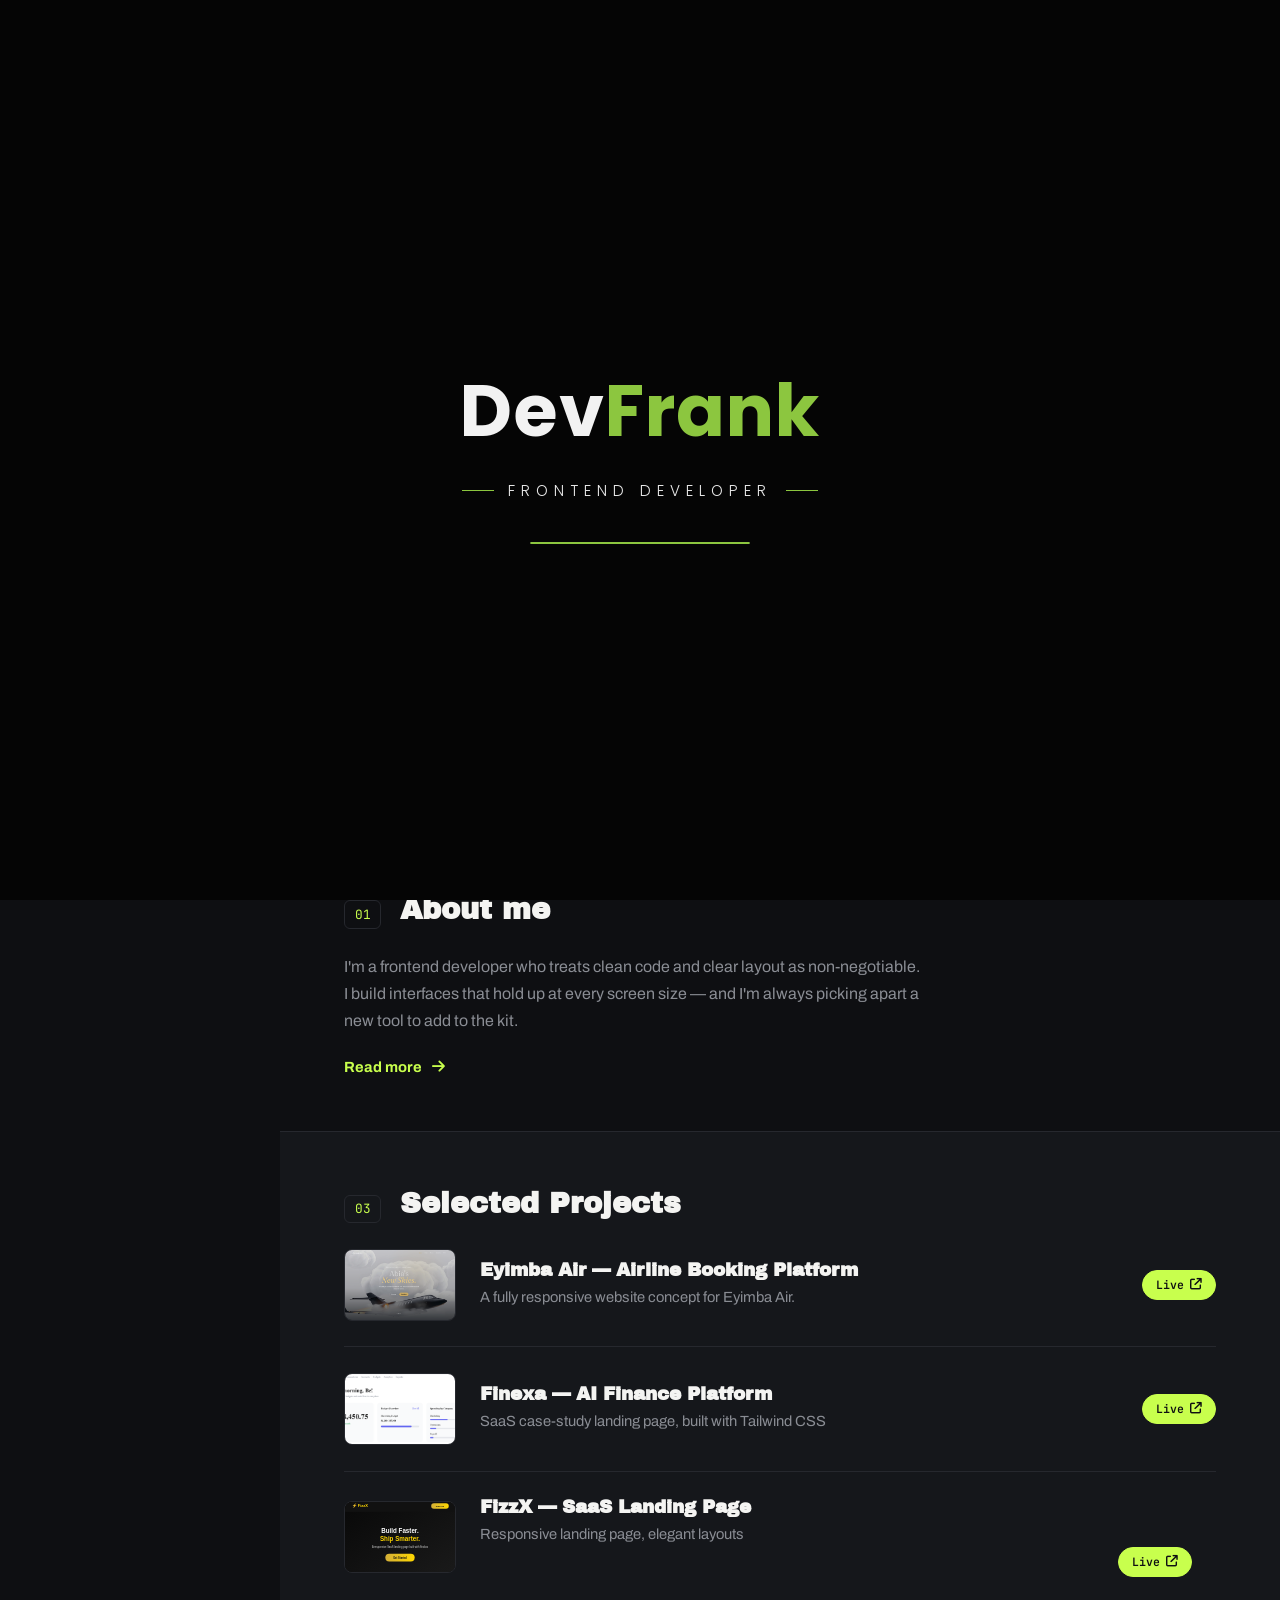
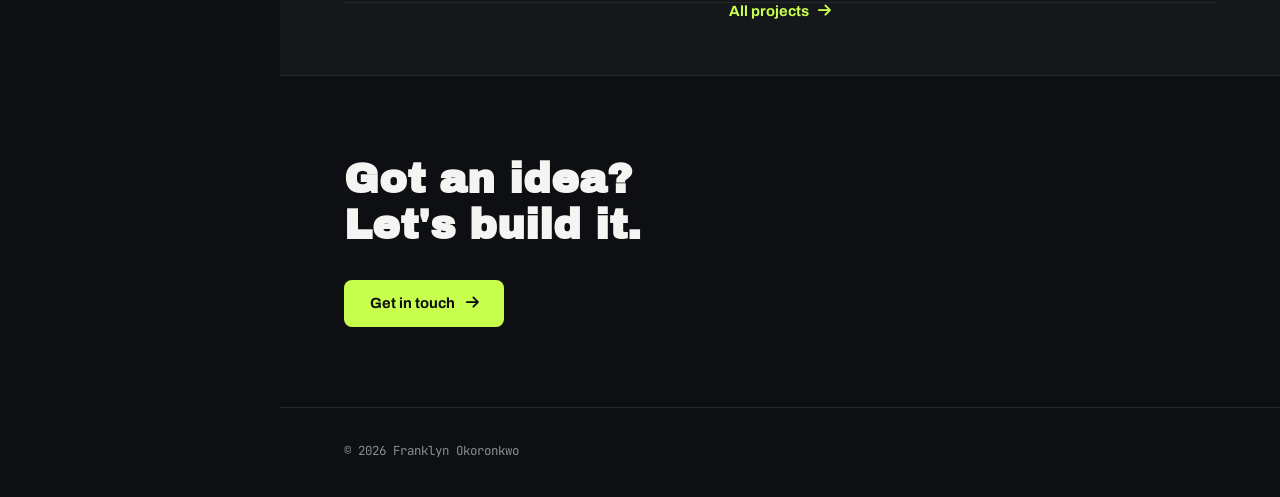
<file: index.html>
<!DOCTYPE html>
<html lang="en">

<head>
  <meta charset="UTF-8">
  <meta name="viewport" content="width=device-width, initial-scale=1.0">
  <title>Franklyn Okoronkwo — Frontend Developer</title>
  <link rel="preconnect" href="https://fonts.googleapis.com">
  <link rel="preconnect" href="https://fonts.gstatic.com" crossorigin>
  <link
    href="https://fonts.googleapis.com/css2?family=Archivo+Black&family=Archivo:wght@400;500;600;700&family=JetBrains+Mono:wght@400;500;600&display=swap"
    rel="stylesheet">
  <link rel="stylesheet" href="https://cdnjs.cloudflare.com/ajax/libs/font-awesome/6.5.1/css/all.min.css">
  <link rel="icon" type="image/svg+xml" href="favicon.svg">
  <link rel="stylesheet" href="styles.css">
  <link rel="stylesheet" href="preloader.css">
</head>

<body data-page="home">

  <div id="preloader">
    <div class="preloader-logo">
      <span class="dev">Dev</span><span class="frank">Frank</span>
    </div>
    <div class="preloader-tagline">
      <span class="line"></span>
      FRONTEND DEVELOPER
      <span class="line"></span>
    </div>
    <div class="preloader-bar">
      <div class="preloader-bar-fill"></div>
    </div>
  </div>

  <button class="menu-btn" id="menu-btn" aria-label="Menu"><i class="fas fa-bars"></i></button>

  <aside class="sidebar" id="sidebar">
    <div class="sidebar-top">
      <img src="profile.png" alt="Franklyn Okoronkwo" class="sidebar-photo">
      <h1 class="sidebar-name">Franklyn<br>Okoronkwo</h1>
      <p class="sidebar-role">Frontend Developer</p>
    </div>

    <nav class="sidebar-nav">
      <a href="index.html">Home</a>
      <a href="about.html">About</a>
      <a href="skills.html">Skills</a>
      <a href="projects.html">Projects</a>
      <a href="contact.html">Contact</a>
    </nav>

    <div class="sidebar-bottom">
      <a href="Files/Franklyn_Resume.pdf" download class="resume-btn">Résumé <i class="fas fa-arrow-down"></i></a>
      <div class="sidebar-socials">
        <a href="https://github.com/Fizzmedia" aria-label="GitHub"><i class="fab fa-github"></i></a>
        <a href="mailto:franklynokoronkwo104@gmail.com" aria-label="Email"><i class="fas fa-envelope"></i></a>
      </div>
    </div>
  </aside>

  <main class="content">

    <section class="hero">
      <span class="hero-kicker">// available for opportunities</span>
      <h2 class="hero-headline">I CODE<br><span class="outline">INTERFACES</span><br>THAT WORK.</h2>
      <p class="hero-desc">Frontend developer building responsive, accessible web applications with HTML, CSS,
        JavaScript, Git and GitHub.</p>
      <div class="hero-cta">
        <a href="projects.html" class="btn-block">View Projects <i class="fas fa-arrow-right"></i></a>
        <a href="contact.html" class="btn-block btn-block-alt">Start a Project</a>
      </div>
    </section>

    <section class="ticker">
      <div class="ticker-track">
        <span>HTML</span><span>·</span><span>CSS</span><span>·</span><span>JAVASCRIPT</span><span>·</span><span>GIT</span><span>·</span><span>GITHUB</span><span>·</span>
        <span>HTML</span><span>·</span><span>CSS</span><span>·</span><span>JAVASCRIPT</span><span>·</span><span>GIT</span><span>·</span><span>GITHUB</span><span>·</span>
        <span>HTML</span><span>·</span><span>CSS</span><span>·</span><span>JAVASCRIPT</span><span>·</span><span>GIT</span><span>·</span><span>GITHUB</span><span>·</span>
        <span>HTML</span><span>·</span><span>CSS</span><span>·</span><span>JAVASCRIPT</span><span>·</span><span>GIT</span><span>·</span><span>GITHUB</span><span>·</span>
      </div>
    </section>

    <section class="number-grid">
      <div class="num-block">
        <h3>03+</h3>
        <p>Projects Shipped</p>
      </div>
      <div class="num-block">
        <h3>05+</h3>
        <p>Core Technologies</p>
      </div>
      <div class="num-block">
        <h3>100%</h3>
        <p>Responsive Builds</p>
      </div>
    </section>

    <section class="block-section">
      <div class="block-head">
        <span class="block-tag">01</span>
        <h2>About me</h2>
      </div>
      <p class="block-text">I'm a frontend developer who treats clean code and clear layout as non-negotiable. I build
        interfaces that hold up at every screen size — and I'm always picking apart a new tool to add to the kit.</p>
      <a href="about.html" class="link-arrow">Read more <i class="fas fa-arrow-right"></i></a>
    </section>

    <section class="block-section alt">
      <div class="block-head">
        <span class="block-tag">03</span>
        <h2>Selected Projects</h2>
      </div>
      <div class="work-stack">
        <div class="work-row">
          <div class="work-thumb"><img src="Projects/Eyimba-Air/Eyimba-Air.png"
              alt="Eyimba Air airline booking platform preview"></div>
          <div>
            <h3>Eyimba Air — Airline Booking Platform</h3>
            <p>A fully responsive website concept for Eyimba Air.</p>
          </div>
          <div class="work-actions">
            <a href="Projects/Eyimba-Air/index.html" target="_blank" class="status live">Live <i
                class="fas fa-arrow-up-right-from-square"></i></a>
          </div>
        </div>

        <div class="work-row">
          <div class="work-thumb"><img src="Projects/Finexa/Dashboard.png" alt="Finexa dashboard preview"></div>
          <div>
            <h3>Finexa — AI Finance Platform</h3>
            <p>SaaS case-study landing page, built with Tailwind CSS</p>
          </div>
          <div class="work-actions">
            <a href="Projects/Finexa/index.html" target="_blank" class="status live">Live <i
                class="fas fa-arrow-up-right-from-square"></i></a>
          </div>
        </div>

        <div class="work-row">
          <div class="work-thumb"><img src="Projects/fizzx-thumb.svg" alt="FizzX SaaS landing page preview"></div>
          <div>
            <h3>FizzX — SaaS Landing Page</h3>
            <p>Responsive landing page, elegant layouts</p </div>
            <div class="work-actions">
              <a href="Projects/layout.html" target="_blank" class="status live">Live <i
                  class="fas fa-arrow-up-right-from-square"></i></a>
            </div>
          </div>
        </div>
        <a href="projects.html" class="link-arrow">All projects <i class="fas fa-arrow-right"></i></a>
    </section>

    <section class="closing">
      <h2>Got an idea?<br>Let's build it.</h2>
      <a href="contact.html" class="btn-block">Get in touch <i class="fas fa-arrow-right"></i></a>
    </section>

    <footer>
      <p>© 2026 Franklyn Okoronkwo</p>
    </footer>

  </main>

  <script src="script.js"></script>
  <script src="preloader.js" defer></script>
</body>

</html>
</file>
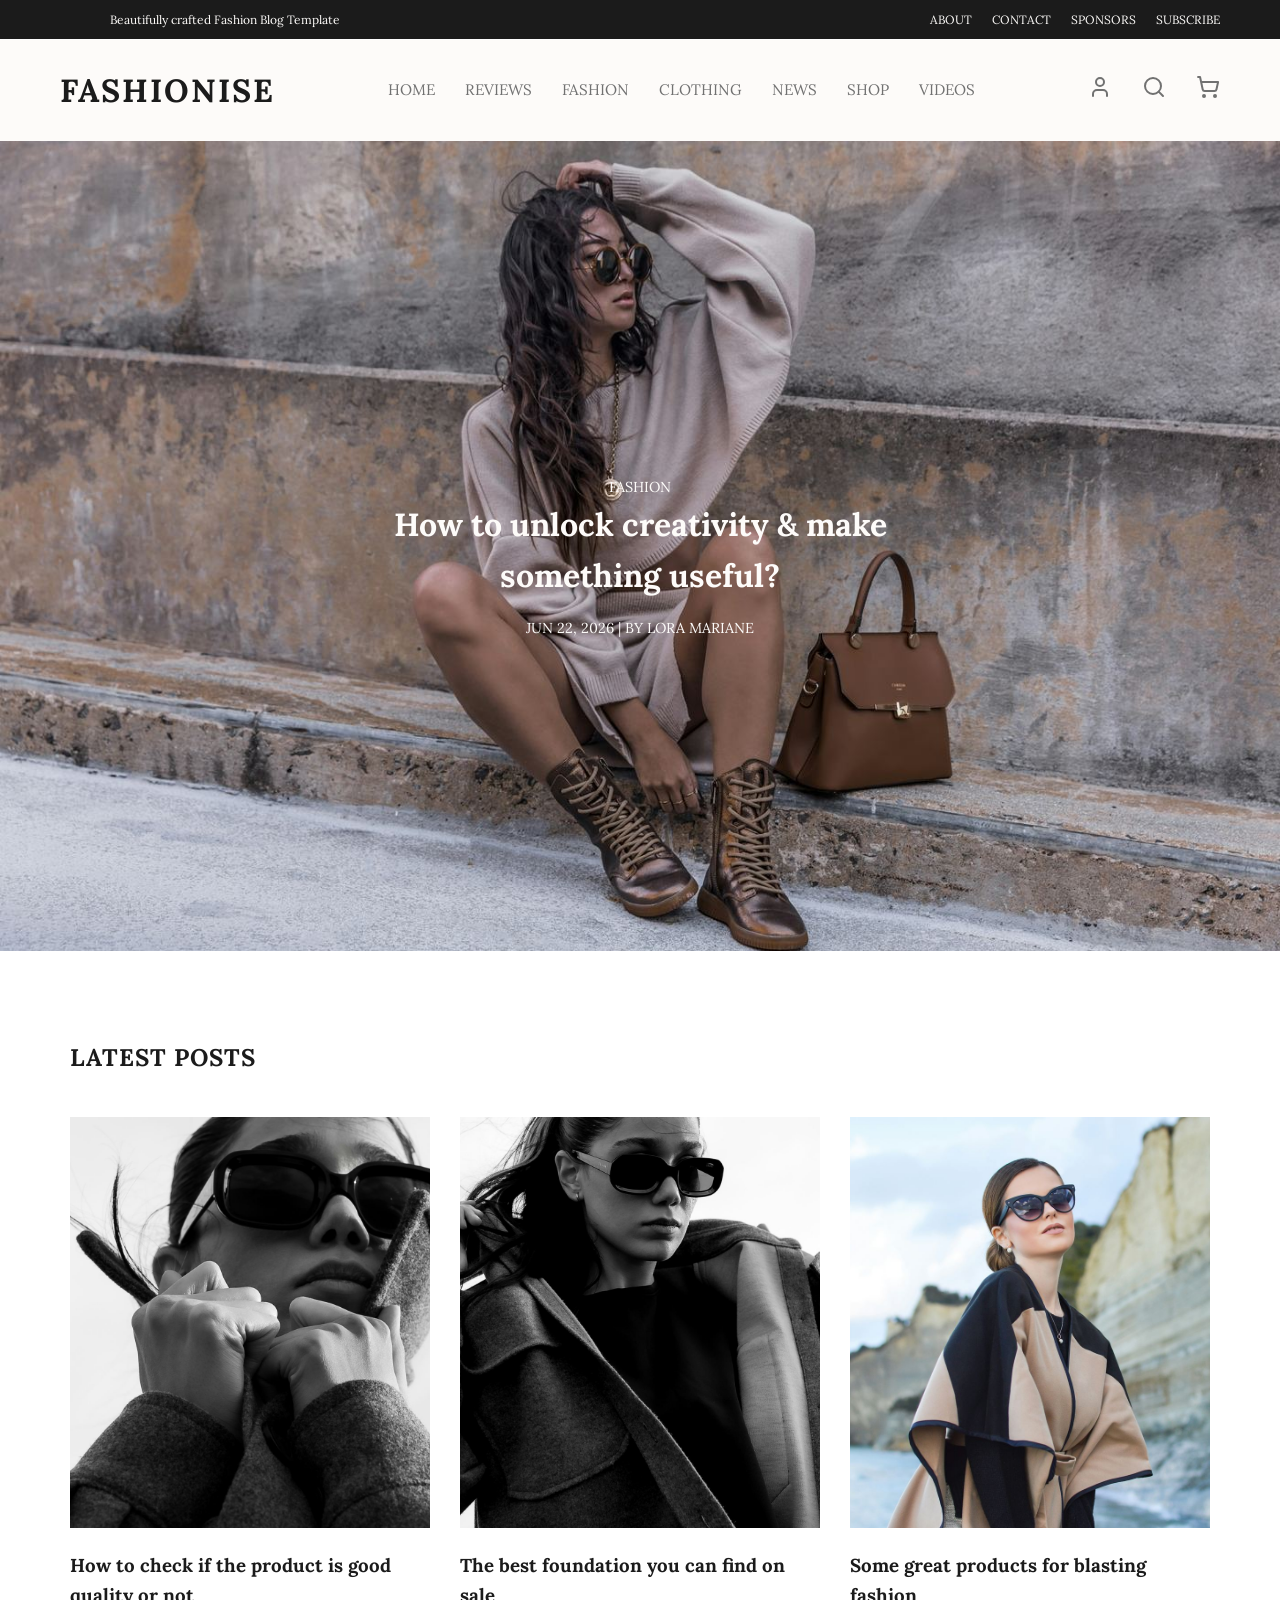
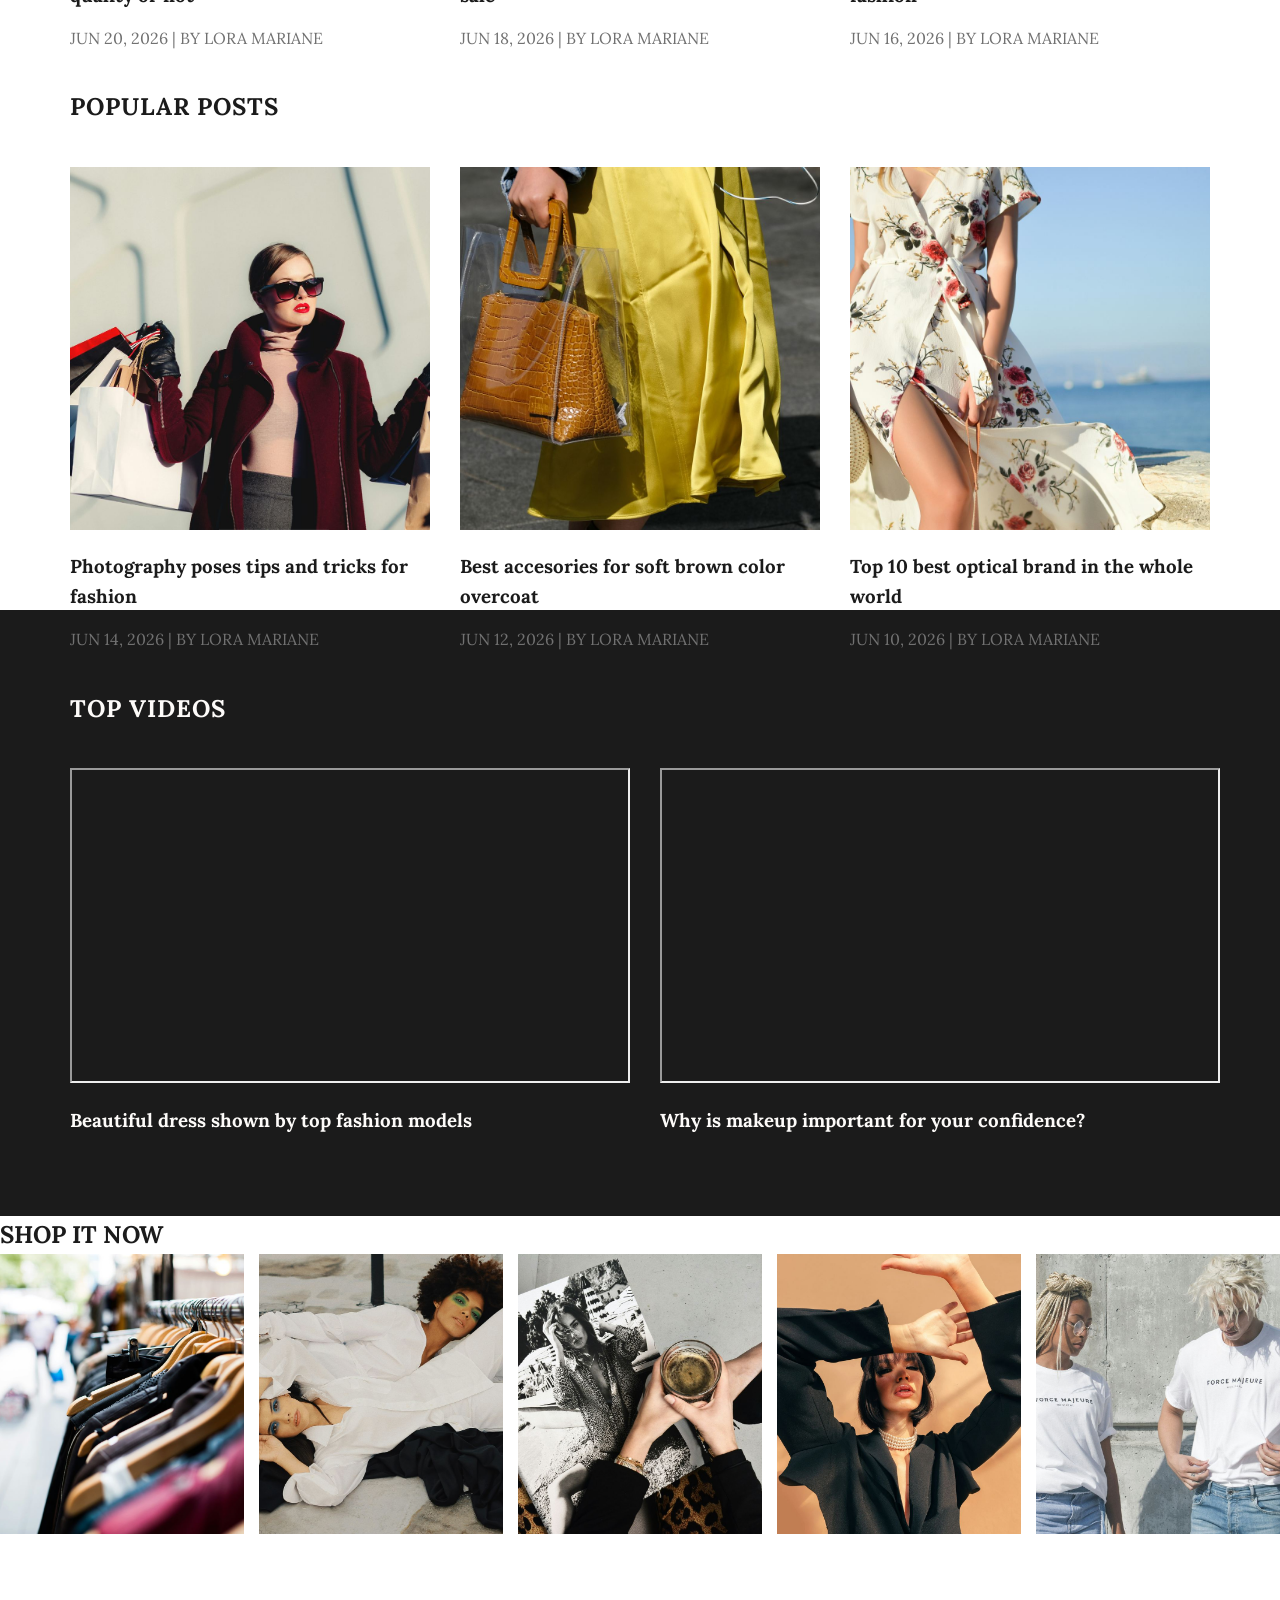
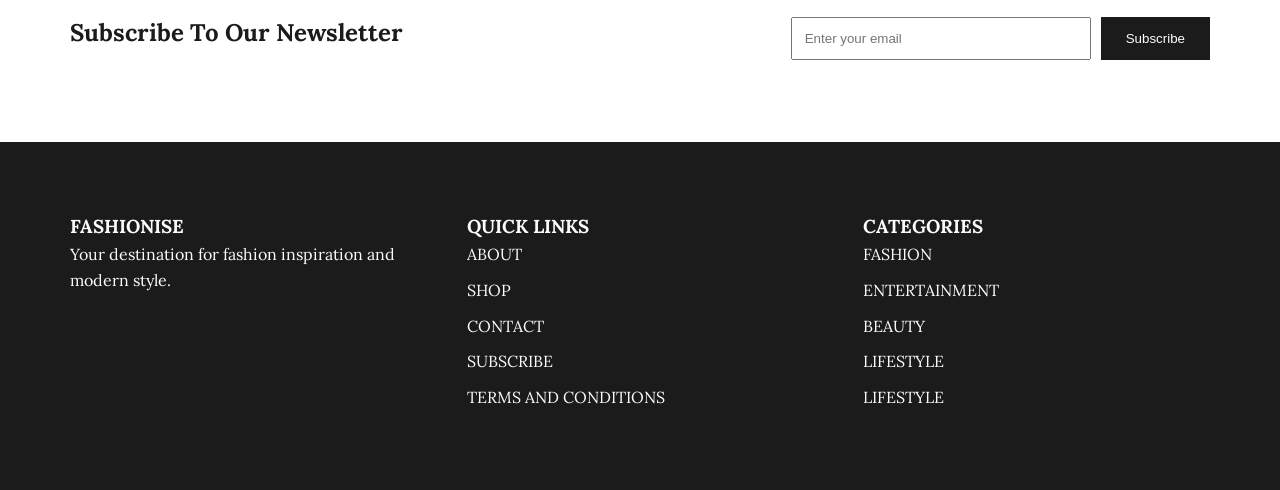
<file: Projects/Fashion-Blog/index.html>
<!DOCTYPE html>
<html lang="en">
    <head>
        <meta charset="UTF-8">
        <meta name="viewport" content="width=device-width, initial-scale=1.0">
        <title>Frank's BLog</title>
        <link rel="preconnect" href="https://fonts.googleapis.com">
        <link rel="preconnect" href="https://fonts.gstatic.com" crossorigin>
        <link href="https://fonts.googleapis.com/css2?family=Lora:ital,wght@0,400..700;1,400..700&display=swap" rel="stylesheet">
        <link rel="stylesheet" href="styles.css">
        
    </head>
    <body>

    
        <div class="ut-nav">
            <p>Beautifully crafted Fashion Blog Template</p>
            <a href="#">ABOUT</a>
            <a href="#">CONTACT</a>
            <a href="#">SPONSORS</a>
            <a href="#">SUBSCRIBE</a>
        </div>

        <nav class="navbar">
            <p>FASHIONISE</p>

            <ul>
                <li><a href="#">HOME</a></li>
                <li><a href="#">REVIEWS</a></li>
                <li><a href="#">FASHION</a></li>
                <li><a href="#">CLOTHING</a></li>
                <li><a href="#">NEWS</a></li>
                <li><a href="#">SHOP</a></li>
                <li><a href="#">VIDEOS</a></li>
            </ul>
            
            <div class="nav-icons">
                <ul>
                    <li><a><svg xmlns="http://www.w3.org/2000/svg" width="24" height="24" viewBox="0 0 24 24" fill="none" stroke="currentColor" stroke-width="2" stroke-linecap="round" stroke-linejoin="round" class="lucide lucide-user-icon lucide-user"><path d="M19 21v-2a4 4 0 0 0-4-4H9a4 4 0 0 0-4 4v2"/><circle cx="12" cy="7" r="4"/></svg></a></li>
                    <li><a><svg xmlns="http://www.w3.org/2000/svg" width="24" height="24" viewBox="0 0 24 24" fill="none" stroke="currentColor" stroke-width="2" stroke-linecap="round" stroke-linejoin="round" class="lucide lucide-search-icon lucide-search"><path d="m21 21-4.34-4.34"/><circle cx="11" cy="11" r="8"/></svg></a></li>
                    <li><a><svg xmlns="http://www.w3.org/2000/svg" width="24" height="24" viewBox="0 0 24 24" fill="none" stroke="currentColor" stroke-width="2" stroke-linecap="round" stroke-linejoin="round" class="lucide lucide-shopping-cart-icon lucide-shopping-cart"><circle cx="8" cy="21" r="1"/><circle cx="19" cy="21" r="1"/><path d="M2.05 2.05h2l2.66 12.42a2 2 0 0 0 2 1.58h9.78a2 2 0 0 0 1.95-1.57l1.65-7.43H5.12"/></svg></a></li>
                </ul>
            </div>

        </nav>


        <section class="hero">
            <img src="Pictures/picture6.jpg" alt="Fashion editorial hero image">

            <div class="hero-text">
                <p>FASHION</p>
                <h2>How to unlock creativity & make something useful?</h2>
                <p>JUN 22, 2026 | BY LORA MARIANE</p>
            </div>
        </section>

        <section class="section">
            <h2 class="section-title">LATEST POSTS</h2>

            <div class="photos">
                <article class="card">
                    <img src="Pictures/picture2.jpg" alt="Product quality check article thumbnail">
                    <h3>How to check if the product is good quality or not</h3>
                    <p>JUN 20, 2026 | BY LORA MARIANE</p>
                </article>

                <article class="card">
                    <img src="Pictures/picture3.jpg" alt="Best foundation on sale article thumbnail">
                    <h3>The best foundation you can find on sale</h3>
                    <p>JUN 18, 2026 | BY LORA MARIANE</p>
                </article>
 
                <article class="card">
                    <img src="Pictures/picture4.jpg" alt="Fashion product picks article thumbnail">
                    <h3>Some great products for blasting fashion</h3>
                    <p>JUN 16, 2026 | BY LORA MARIANE</p>
                </article>
            </div>
        </section>


        <section class="section">
            <h2 class="section-title">POPULAR POSTS</h2>

            <div class="photos">
                <article class="card">
                    <img src="Pictures/picture12.jpg" alt="Fashion photography poses article thumbnail">
                    <h3>Photography poses tips and tricks for fashion</h3>
                    <p>JUN 14, 2026 | BY LORA MARIANE</p>
                </article>

                <article class="card">
                    <img src="Pictures/picture15.jpg" alt="Brown overcoat accessories article thumbnail">
                    <h3>Best accesories for soft brown color overcoat</h3>
                    <p>JUN 12, 2026 | BY LORA MARIANE</p>
                </article>

                <article class="card">
                    <img src="Pictures/picture18.jpg" alt="Top optical brands article thumbnail">
                    <h3>Top 10 best optical brand in the whole world</h3>
                    <p>JUN 10, 2026 | BY LORA MARIANE</p>
                </article>
            </div>
        </section>

   
        <section class="videos">
            <h2 class="section-title light">TOP VIDEOS</h2>

            <div class="video-grid">
                <div class="video-card">
                    <iframe
                        width="560"
                        height="315"
                        src="https://www.youtube.com/embed/CwmKr-wkj1M"
                        title="YouTube video player"
                        allowfullscreen>
                    </iframe>    
                    <h3>Beautiful dress shown by top fashion models</h3>
                </div>

                <div class="video-card">
                    <iframe
                        width="560"
                        height="315"
                        src="https://www.youtube.com/embed/Fwo62icneb0"
                        title="YouTube video player"
                        allowfullscreen>
                    </iframe> 
                    <h3>Why is makeup important for your confidence?</h3>
                </div>
            </div>
        </section>

   
        <section class="shop">
            <h2 class="shop-title">SHOP IT NOW</h2>

            <div class="products">
                <img src="Pictures/picture7.jpg" alt="Shop item — fashion product 1">
                <img src="Pictures/picture8.jpg" alt="Shop item — fashion product 2">
                <img src="Pictures/picture9.jpg" alt="Shop item — fashion product 3">
                <img src="Pictures/picture10.jpg" alt="Shop item — fashion product 4">
                <img src="Pictures/picture11.jpg" alt="Shop item — fashion product 5">
            </div>
        </section>

   
    
        <section class="newsletter">
            <div>
                <h2>Subscribe To Our Newsletter</h2>
            
            </div>

            <form>
                <input type="email" placeholder="Enter your email">
                <button type="submit">Subscribe</button>
            </form>
        </section>

    
        <footer>
            <div>
                <h3>FASHIONISE</h3>
                <p>Your destination for fashion inspiration and modern style.</p>
            </div>

            <div>
                <h3>QUICK LINKS</h3>
                <ul>
                    <li>ABOUT</li>
                    <li>SHOP</li>
                    <li>CONTACT</li>
                    <li>SUBSCRIBE</li>
                    <li>TERMS AND CONDITIONS</li>
                </ul>
            </div>

            <div>
                <h3>CATEGORIES</h3>
                <ul>
                    <li>FASHION</li>
                    <li>ENTERTAINMENT</li>
                    <li>BEAUTY</li>
                    <li>LIFESTYLE</li>
                    <li>LIFESTYLE</li>
                </ul>
            </div>
        </footer>

    </body>
</html>
</file>
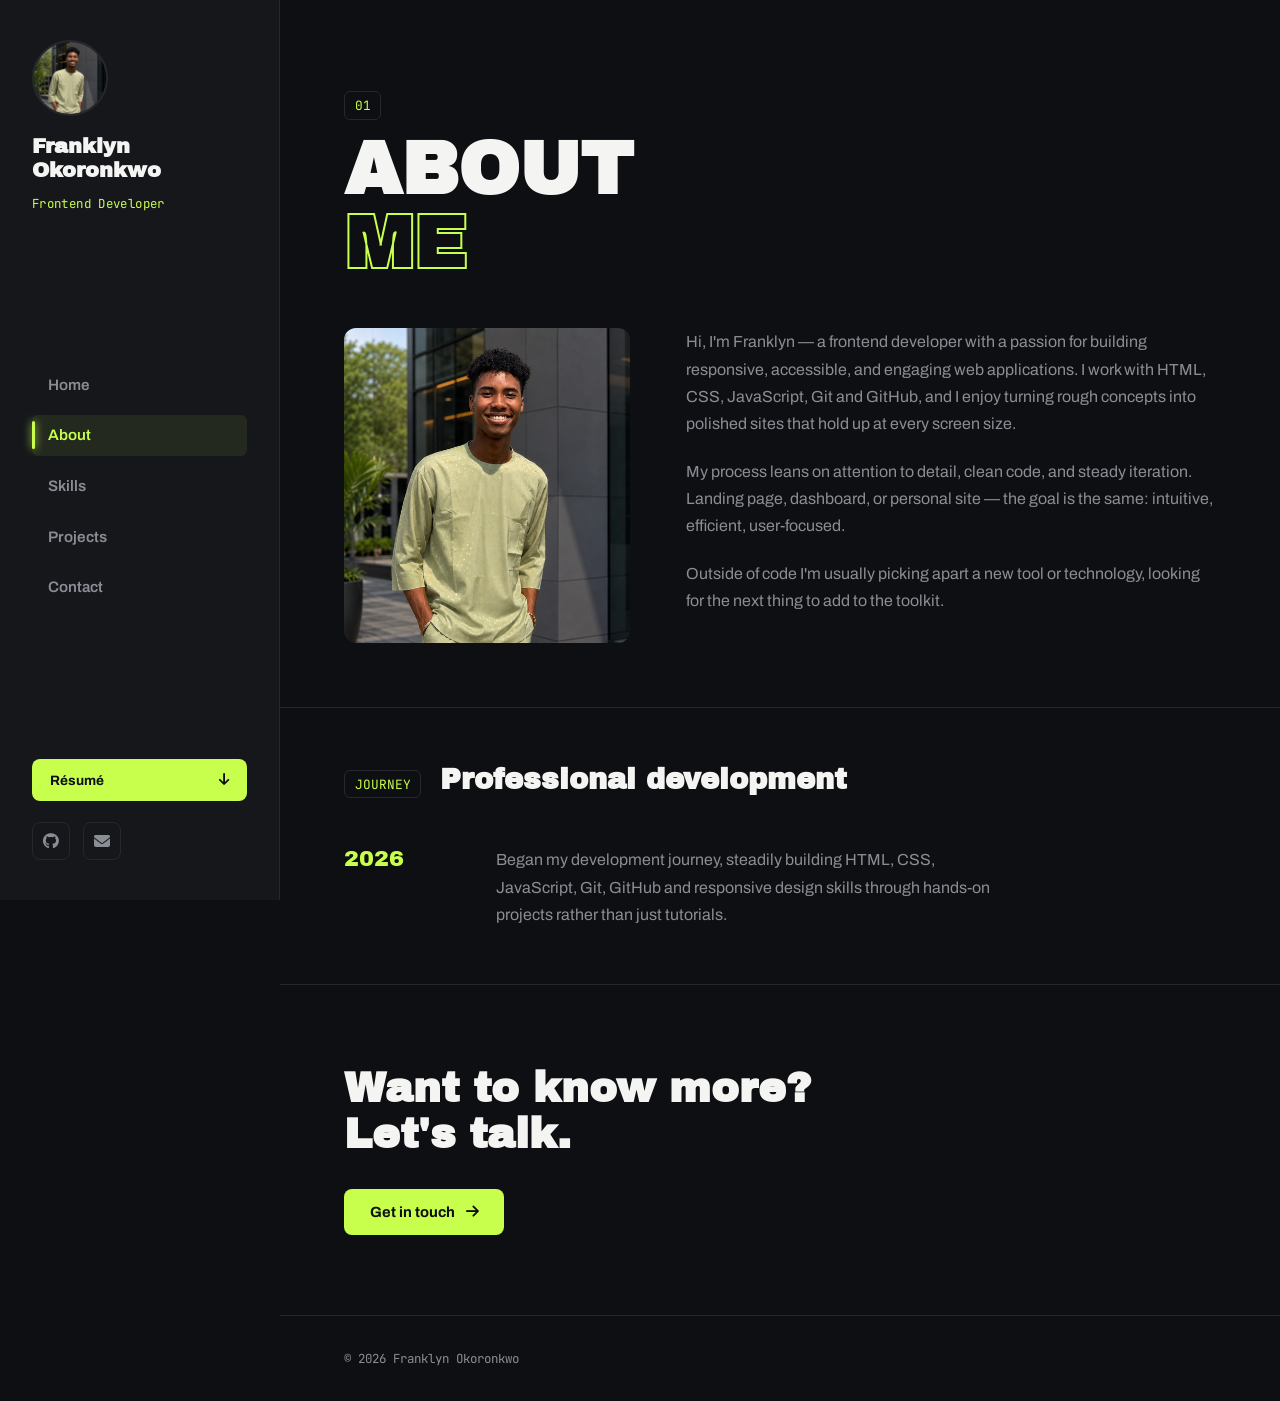
<file: about.html>
<!DOCTYPE html>
<html lang="en">
<head>
<meta charset="UTF-8">
<meta name="viewport" content="width=device-width, initial-scale=1.0">
<title>About — Franklyn Okoronkwo</title>
<link rel="preconnect" href="https://fonts.googleapis.com">
<link rel="preconnect" href="https://fonts.gstatic.com" crossorigin>
<link href="https://fonts.googleapis.com/css2?family=Archivo+Black&family=Archivo:wght@400;500;600;700&family=JetBrains+Mono:wght@400;500;600&display=swap" rel="stylesheet">
<link rel="stylesheet" href="https://cdnjs.cloudflare.com/ajax/libs/font-awesome/6.5.1/css/all.min.css">
<link rel="icon" type="image/svg+xml" href="favicon.svg">
<link rel="stylesheet" href="styles.css">
</head>
<body data-page="about">

<button class="menu-btn" id="menu-btn" aria-label="Menu"><i class="fas fa-bars"></i></button>

<aside class="sidebar" id="sidebar">
  <div class="sidebar-top">
    <img src="profile.png" alt="Franklyn Okoronkwo" class="sidebar-photo">
    <h1 class="sidebar-name">Franklyn<br>Okoronkwo</h1>
    <p class="sidebar-role">Frontend Developer</p>
  </div>
  <nav class="sidebar-nav">
    <a href="index.html">Home</a>
    <a href="about.html">About</a>
    <a href="skills.html">Skills</a>
    <a href="projects.html">Projects</a>
    <a href="contact.html">Contact</a>
  </nav>
  <div class="sidebar-bottom">
    <a href="Files/Franklyn_Resume.pdf" download class="resume-btn">Résumé <i class="fas fa-arrow-down"></i></a>
    <div class="sidebar-socials">
      <a href="https://github.com/Fizzmedia" aria-label="GitHub"><i class="fab fa-github"></i></a>
      <a href="mailto:franklynokoronkwo104@gmail.com" aria-label="Email"><i class="fas fa-envelope"></i></a>
    </div>
  </div>
</aside>

<main class="content">

  <section class="page-top">
    <span class="block-tag">01</span>
    <h2 class="page-headline">ABOUT<br><span class="outline">ME</span></h2>
  </section>

  <section class="about-layout">
    <div class="about-photo">
      <img src="profile.png" alt="Franklyn Okoronkwo">
    </div>
    <div class="about-copy">
      <p>Hi, I'm Franklyn — a frontend developer with a passion for building responsive, accessible, and engaging web applications. I work with HTML, CSS, JavaScript, Git and GitHub, and I enjoy turning rough concepts into polished sites that hold up at every screen size.</p>
      <p>My process leans on attention to detail, clean code, and steady iteration. Landing page, dashboard, or personal site — the goal is the same: intuitive, efficient, user-focused.</p>
      <p>Outside of code I'm usually picking apart a new tool or technology, looking for the next thing to add to the toolkit.</p>
    </div>
  </section>

  <section class="block-section">
    <div class="block-head">
      <span class="block-tag">JOURNEY</span>
      <h2>Professional development</h2>
    </div>
    <div class="journey-row">
      <span class="journey-year">2026</span>
      <p>Began my development journey, steadily building HTML, CSS, JavaScript, Git, GitHub and responsive design skills through hands-on projects rather than just tutorials.</p>
    </div>
  </section>

  <section class="closing">
    <h2>Want to know more?<br>Let's talk.</h2>
    <a href="contact.html" class="btn-block">Get in touch <i class="fas fa-arrow-right"></i></a>
  </section>

  <footer>
    <p>© 2026 Franklyn Okoronkwo</p>
  </footer>

</main>

<script src="script.js"></script>
</body>
</html>
</file>
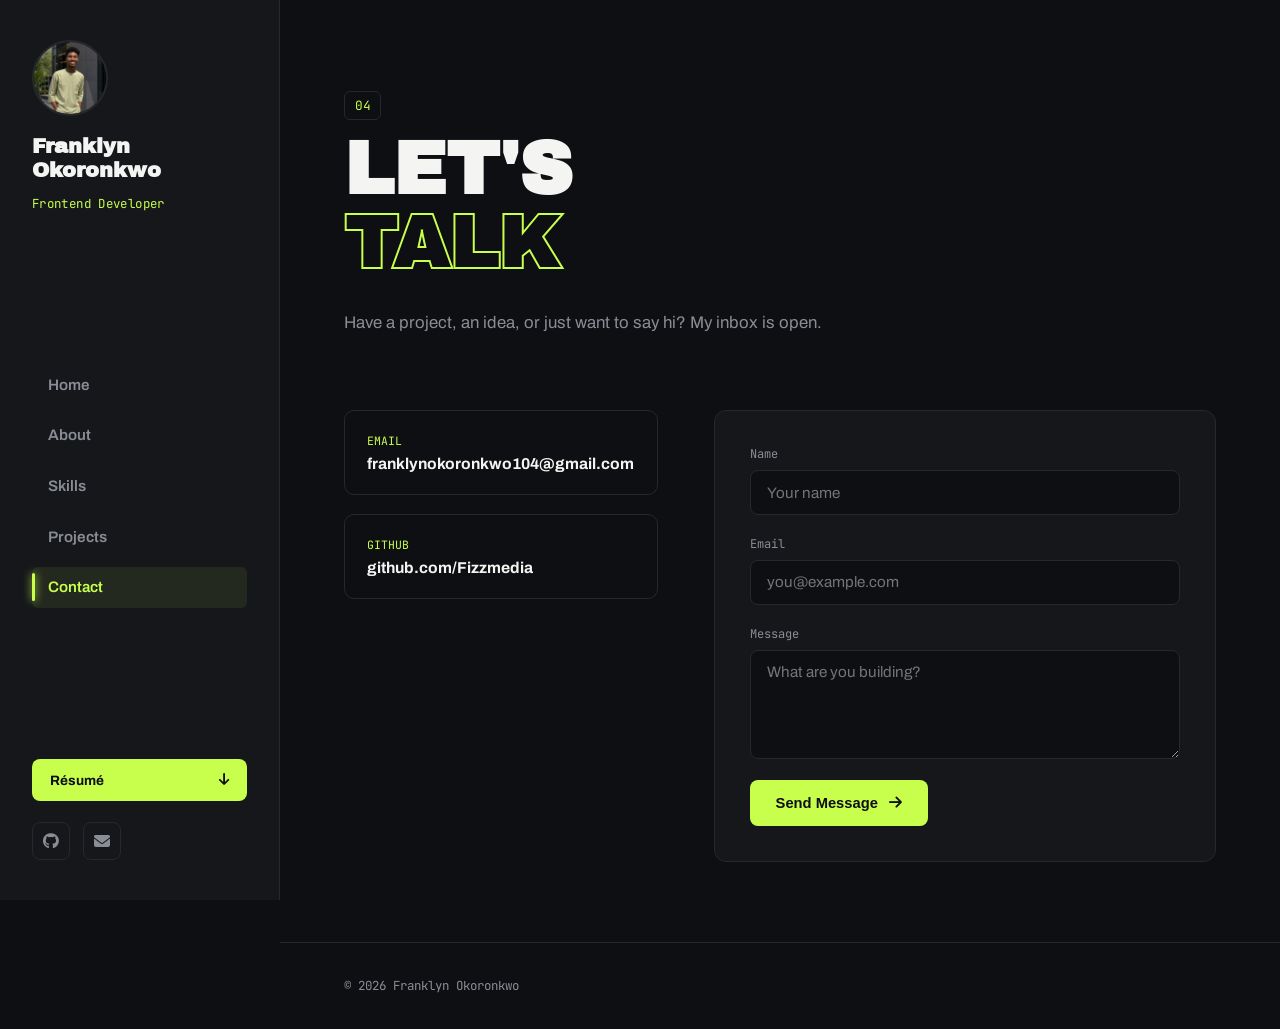
<file: contact.html>
<!DOCTYPE html>
<html lang="en">
<head>
<meta charset="UTF-8">
<meta name="viewport" content="width=device-width, initial-scale=1.0">
<title>Contact — Franklyn Okoronkwo</title>
<link rel="preconnect" href="https://fonts.googleapis.com">
<link rel="preconnect" href="https://fonts.gstatic.com" crossorigin>
<link href="https://fonts.googleapis.com/css2?family=Archivo+Black&family=Archivo:wght@400;500;600;700&family=JetBrains+Mono:wght@400;500;600&display=swap" rel="stylesheet">
<link rel="stylesheet" href="https://cdnjs.cloudflare.com/ajax/libs/font-awesome/6.5.1/css/all.min.css">
<link rel="icon" type="image/svg+xml" href="favicon.svg">
<link rel="stylesheet" href="styles.css">
</head>
<body data-page="contact">

<button class="menu-btn" id="menu-btn" aria-label="Menu"><i class="fas fa-bars"></i></button>

<aside class="sidebar" id="sidebar">
  <div class="sidebar-top">
    <img src="profile.png" alt="Franklyn Okoronkwo" class="sidebar-photo">
    <h1 class="sidebar-name">Franklyn<br>Okoronkwo</h1>
    <p class="sidebar-role">Frontend Developer</p>
  </div>
  <nav class="sidebar-nav">
    <a href="index.html">Home</a>
    <a href="about.html">About</a>
    <a href="skills.html">Skills</a>
    <a href="projects.html">Projects</a>
    <a href="contact.html">Contact</a>
  </nav>
  <div class="sidebar-bottom">
    <a href="Files/Franklyn_Resume.pdf" download class="resume-btn">Résumé <i class="fas fa-arrow-down"></i></a>
    <div class="sidebar-socials">
      <a href="https://github.com/Fizzmedia" aria-label="GitHub"><i class="fab fa-github"></i></a>
      <a href="mailto:franklynokoronkwo104@gmail.com" aria-label="Email"><i class="fas fa-envelope"></i></a>
    </div>
  </div>
</aside>

<main class="content">

  <section class="page-top">
    <span class="block-tag">04</span>
    <h2 class="page-headline">LET'S<br><span class="outline">TALK</span></h2>
    <p class="hero-desc">Have a project, an idea, or just want to say hi? My inbox is open.</p>
  </section>

  <section class="contact-layout">
    <div class="contact-cards">
      <a href="mailto:franklynokoronkwo104@gmail.com" class="contact-card">
        <span>Email</span>
        <strong>franklynokoronkwo104@gmail.com</strong>
      </a>
      <a href="https://github.com/Fizzmedia" target="_blank" class="contact-card">
        <span>GitHub</span>
        <strong>github.com/Fizzmedia</strong>
      </a>
    </div>

    <form class="contact-form" action="https://formsubmit.co/franklynokoronkwo104@gmail.com" method="POST">
      <label>
        <span>Name</span>
        <input type="text" name="name" placeholder="Your name" required>
      </label>
      <label>
        <span>Email</span>
        <input type="email" name="email" placeholder="you@example.com" required>
      </label>
      <label>
        <span>Message</span>
        <textarea rows="5" name="message" placeholder="What are you building?" required></textarea>
      </label>
      <button type="submit" class="btn-block">Send Message <i class="fas fa-arrow-right"></i></button>
      <input type="hidden" name="_captcha" value="false">
      <input type="hidden" name="_next" value="https://fizzmedia.github.io/Franklyns-portfolio/">
    </form>
  </section>

  <footer>
    <p>© 2026 Franklyn Okoronkwo</p>
  </footer>

</main>

<script src="script.js"></script>
</body>
</html>
</file>
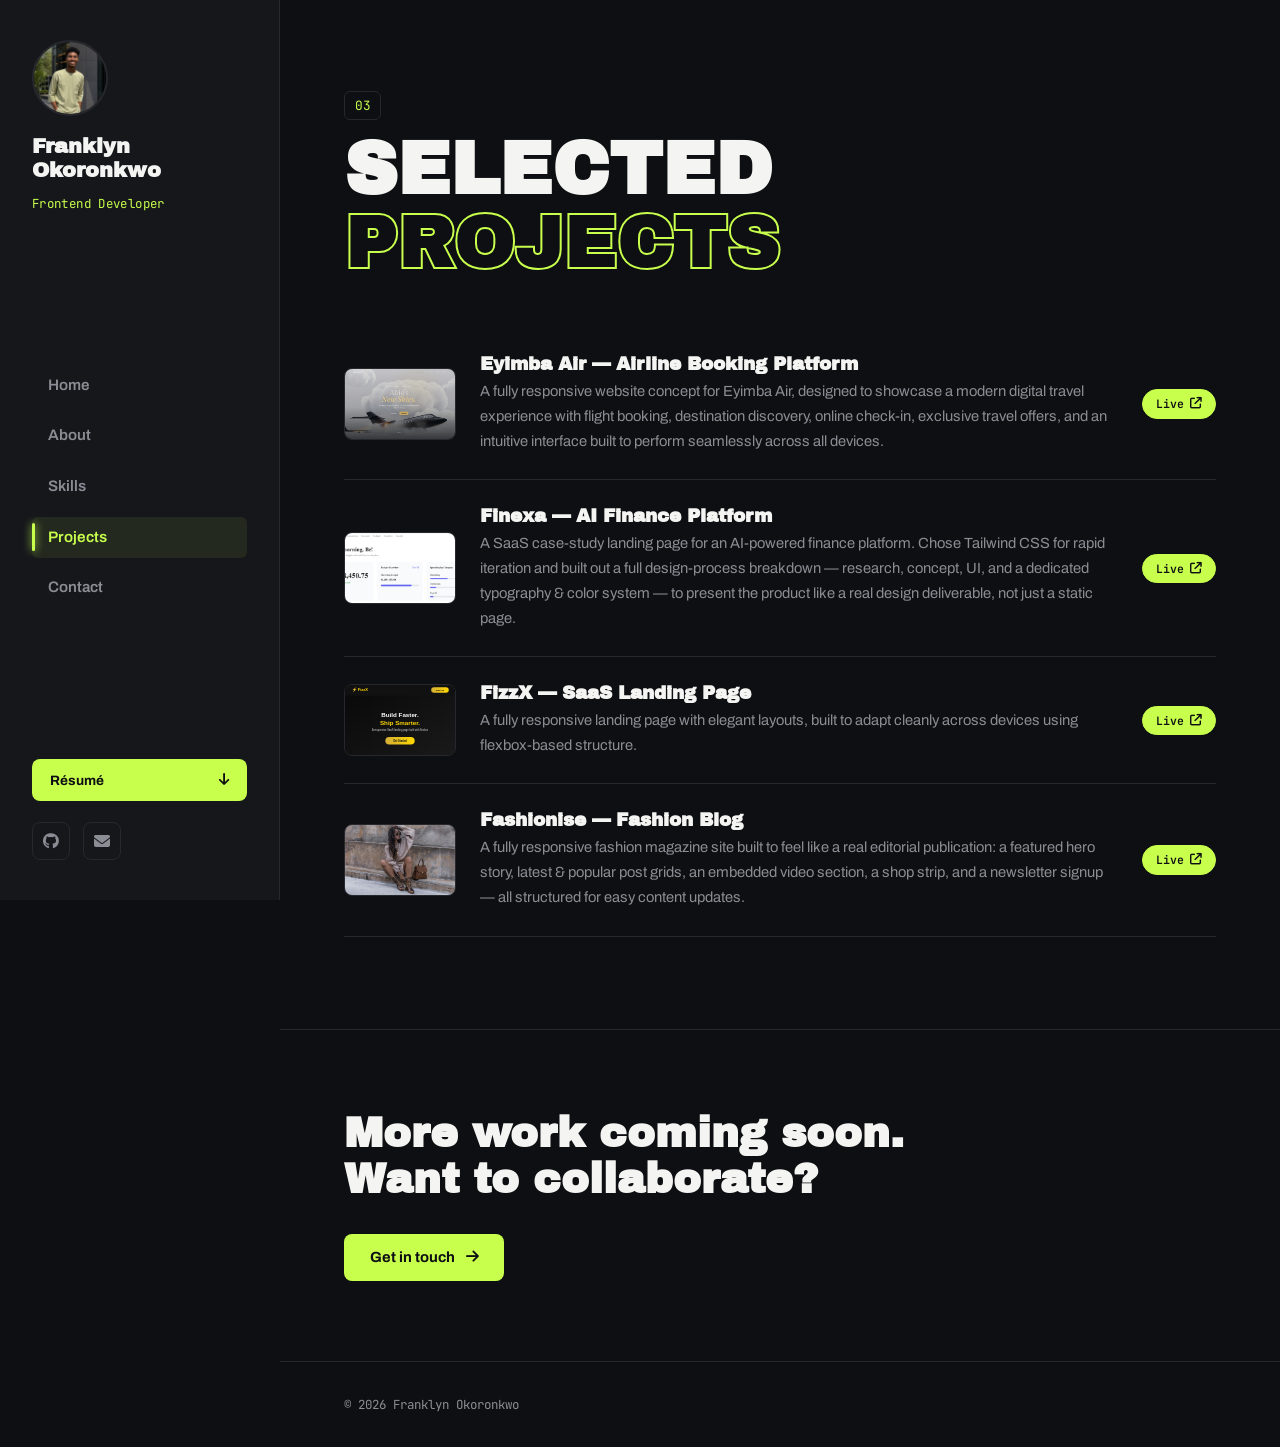
<file: projects.html>
<!DOCTYPE html>
<html lang="en">

<head>
  <meta charset="UTF-8">
  <meta name="viewport" content="width=device-width, initial-scale=1.0">
  <title>Projects — Franklyn Okoronkwo</title>
  <link rel="preconnect" href="https://fonts.googleapis.com">
  <link rel="preconnect" href="https://fonts.gstatic.com" crossorigin>
  <link
    href="https://fonts.googleapis.com/css2?family=Archivo+Black&family=Archivo:wght@400;500;600;700&family=JetBrains+Mono:wght@400;500;600&display=swap"
    rel="stylesheet">
  <link rel="stylesheet" href="https://cdnjs.cloudflare.com/ajax/libs/font-awesome/6.5.1/css/all.min.css">
  <link rel="icon" type="image/svg+xml" href="favicon.svg">
  <link rel="stylesheet" href="styles.css">
</head>

<body data-page="projects">

  <button class="menu-btn" id="menu-btn" aria-label="Menu"><i class="fas fa-bars"></i></button>

  <aside class="sidebar" id="sidebar">
    <div class="sidebar-top">
      <img src="profile.png" alt="Franklyn Okoronkwo" class="sidebar-photo">
      <h1 class="sidebar-name">Franklyn<br>Okoronkwo</h1>
      <p class="sidebar-role">Frontend Developer</p>
    </div>
    <nav class="sidebar-nav">
      <a href="index.html">Home</a>
      <a href="about.html">About</a>
      <a href="skills.html">Skills</a>
      <a href="projects.html">Projects</a>
      <a href="contact.html">Contact</a>
    </nav>
    <div class="sidebar-bottom">
      <a href="Files/Franklyn_Resume.pdf" download class="resume-btn">Résumé <i class="fas fa-arrow-down"></i></a>
      <div class="sidebar-socials">
        <a href="https://github.com/Fizzmedia" aria-label="GitHub"><i class="fab fa-github"></i></a>
        <a href="mailto:franklynokoronkwo104@gmail.com" aria-label="Email"><i class="fas fa-envelope"></i></a>
      </div>
    </div>
  </aside>

  <main class="content">

    <section class="page-top">
      <span class="block-tag">03</span>
      <h2 class="page-headline">SELECTED<br><span class="outline">PROJECTS</span></h2>
    </section>

    <section class="work-stack work-stack-full">
      <div class="work-row">
        <div class="work-thumb"><img src="Projects/Eyimba-Air/Eyimba-Air.png"
            alt="Eyimba Air airline booking platform preview"></div>
        <div>
          <h3>Eyimba Air — Airline Booking Platform</h3>
          <p>A fully responsive website concept for Eyimba Air, designed to showcase a modern digital travel experience
            with flight booking, destination discovery, online check-in, exclusive travel offers, and an intuitive
            interface built to perform seamlessly across all devices.</p>
        </div>
        <div class="work-actions">
          <a href="Projects/Eyimba-Air/index.html" target="_blank" class="status live">Live <i
              class="fas fa-arrow-up-right-from-square"></i></a>
        </div>
      </div>

      <div class="work-row">
        <div class="work-thumb"><img src="Projects/Finexa/Dashboard.png" alt="Finexa dashboard preview"></div>
        <div>
          <h3>Finexa — AI Finance Platform</h3>
          <p>A SaaS case-study landing page for an AI-powered finance platform. Chose Tailwind CSS for rapid iteration
            and built out a full design-process breakdown — research, concept, UI, and a dedicated typography &amp;
            color system — to present the product like a real design deliverable, not just a static page.</p>
        </div>
        <div class="work-actions">
          <a href="Projects/Finexa/index.html" target="_blank" class="status live">Live <i
              class="fas fa-arrow-up-right-from-square"></i></a>
        </div>
      </div>

      <div class="work-row">
        <div class="work-thumb"><img src="Projects/fizzx-thumb.svg" alt="FizzX SaaS landing page preview"></div>
        <div>
          <h3>FizzX — SaaS Landing Page</h3>
          <p>A fully responsive landing page with elegant layouts, built to adapt cleanly across devices using
            flexbox-based structure.</p>
        </div>
        <div class="work-actions">
          <a href="Projects/layout.html" target="_blank" class="status live">Live <i
              class="fas fa-arrow-up-right-from-square"></i></a>
        </div>
      </div>

      <div class="work-row">
        <div class="work-thumb"><img src="Projects/Fashion-Blog/Pictures/picture6.jpg"
            alt="Fashionise fashion blog preview"></div>
        <div>
          <h3>Fashionise — Fashion Blog</h3>
          <p>A fully responsive fashion magazine site built to feel like a real editorial publication: a featured hero
            story, latest &amp; popular post grids, an embedded video section, a shop strip, and a newsletter signup —
            all structured for easy content updates.</p>
        </div>
        <div class="work-actions">
          <a href="Projects/Fashion-Blog/index.html" target="_blank" class="status live">Live <i
              class="fas fa-arrow-up-right-from-square"></i></a>
        </div>
      </div>
    </section>

    <section class="closing">
      <h2>More work coming soon.<br>Want to collaborate?</h2>
      <a href="contact.html" class="btn-block">Get in touch <i class="fas fa-arrow-right"></i></a>
    </section>

    <footer>
      <p>© 2026 Franklyn Okoronkwo</p>
    </footer>

  </main>

  <script src="script.js"></script>
</body>

</html>
</file>
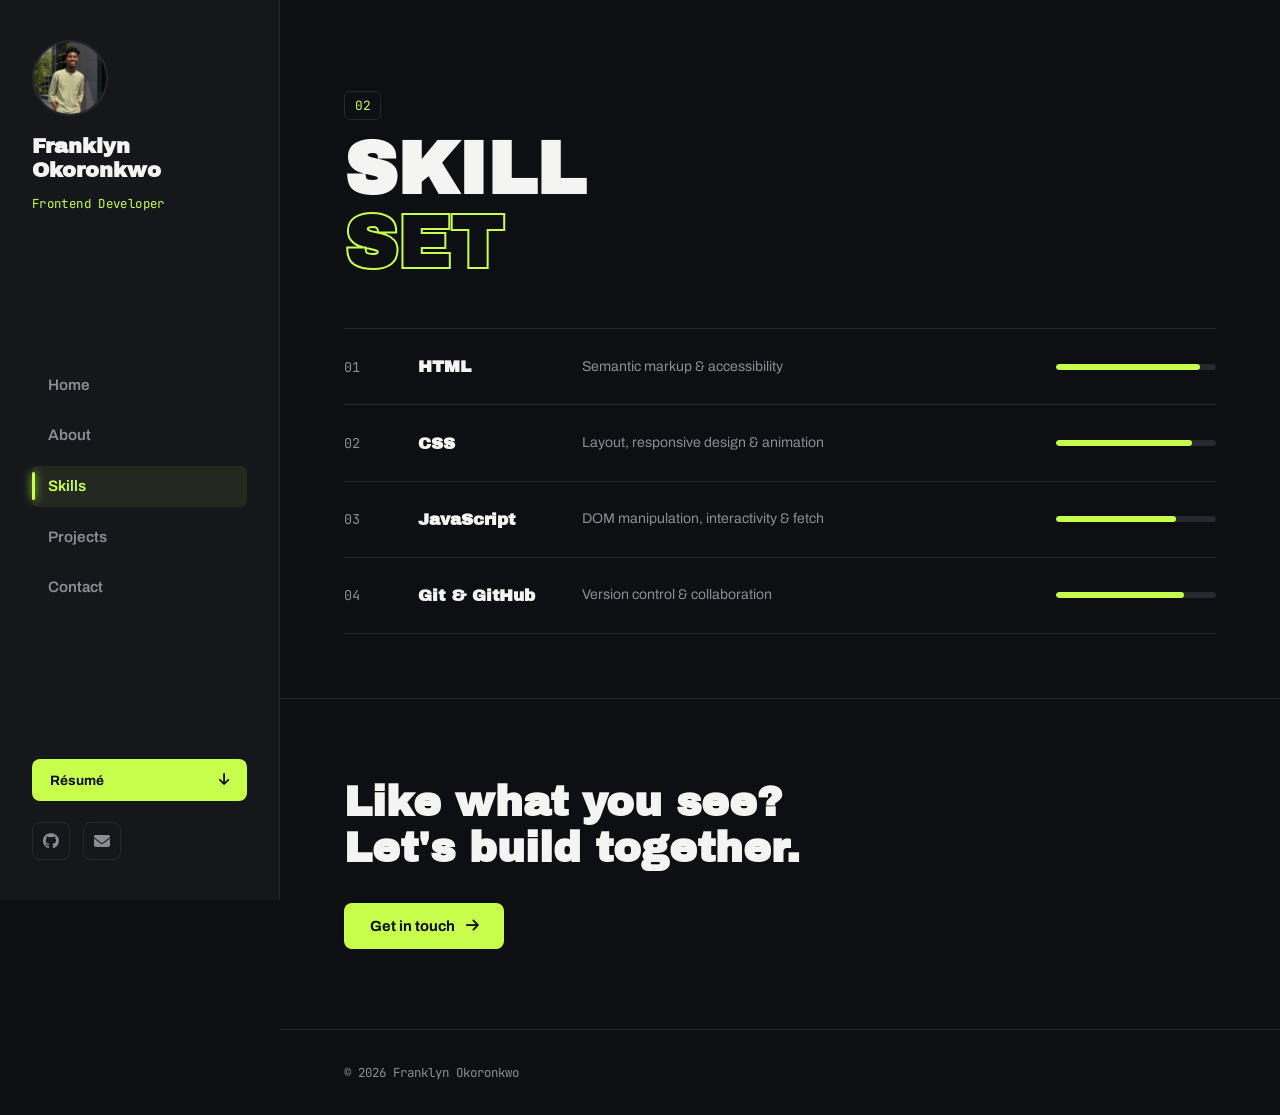
<file: skills.html>
<!DOCTYPE html>
<html lang="en">
<head>
<meta charset="UTF-8">
<meta name="viewport" content="width=device-width, initial-scale=1.0">
<title>Skills — Franklyn Okoronkwo</title>
<link rel="preconnect" href="https://fonts.googleapis.com">
<link rel="preconnect" href="https://fonts.gstatic.com" crossorigin>
<link href="https://fonts.googleapis.com/css2?family=Archivo+Black&family=Archivo:wght@400;500;600;700&family=JetBrains+Mono:wght@400;500;600&display=swap" rel="stylesheet">
<link rel="stylesheet" href="https://cdnjs.cloudflare.com/ajax/libs/font-awesome/6.5.1/css/all.min.css">
<link rel="icon" type="image/svg+xml" href="favicon.svg">
<link rel="stylesheet" href="styles.css">
</head>
<body data-page="skills">

<button class="menu-btn" id="menu-btn" aria-label="Menu"><i class="fas fa-bars"></i></button>

<aside class="sidebar" id="sidebar">
  <div class="sidebar-top">
    <img src="profile.png" alt="Franklyn Okoronkwo" class="sidebar-photo">
    <h1 class="sidebar-name">Franklyn<br>Okoronkwo</h1>
    <p class="sidebar-role">Frontend Developer</p>
  </div>
  <nav class="sidebar-nav">
    <a href="index.html">Home</a>
    <a href="about.html">About</a>
    <a href="skills.html">Skills</a>
    <a href="projects.html">Projects</a>
    <a href="contact.html">Contact</a>
  </nav>
  <div class="sidebar-bottom">
    <a href="Files/Franklyn_Resume.pdf" download class="resume-btn">Résumé <i class="fas fa-arrow-down"></i></a>
    <div class="sidebar-socials">
      <a href="https://github.com/Fizzmedia" aria-label="GitHub"><i class="fab fa-github"></i></a>
      <a href="mailto:franklynokoronkwo104@gmail.com" aria-label="Email"><i class="fas fa-envelope"></i></a>
    </div>
  </div>
</aside>

<main class="content">

  <section class="page-top">
    <span class="block-tag">02</span>
    <h2 class="page-headline">SKILL<br><span class="outline">SET</span></h2>
  </section>

  <section class="skills-stack">
    <div class="skill-entry">
      <span class="skill-index">01</span>
      <h3>HTML</h3>
      <p>Semantic markup &amp; accessibility</p>
      <div class="skill-meter"><div style="width:90%"></div></div>
    </div>
    <div class="skill-entry">
      <span class="skill-index">02</span>
      <h3>CSS</h3>
      <p>Layout, responsive design &amp; animation</p>
      <div class="skill-meter"><div style="width:85%"></div></div>
    </div>
    <div class="skill-entry">
      <span class="skill-index">03</span>
      <h3>JavaScript</h3>
      <p>DOM manipulation, interactivity &amp; fetch</p>
      <div class="skill-meter"><div style="width:75%"></div></div>
    </div>
    <div class="skill-entry">
      <span class="skill-index">04</span>
      <h3>Git &amp; GitHub</h3>
      <p>Version control &amp; collaboration</p>
      <div class="skill-meter"><div style="width:80%"></div></div>
    </div>
  </section>

  <section class="closing">
    <h2>Like what you see?<br>Let's build together.</h2>
    <a href="contact.html" class="btn-block">Get in touch <i class="fas fa-arrow-right"></i></a>
  </section>

  <footer>
    <p>© 2026 Franklyn Okoronkwo</p>
  </footer>

</main>

<script src="script.js"></script>
</body>
</html>
</file>
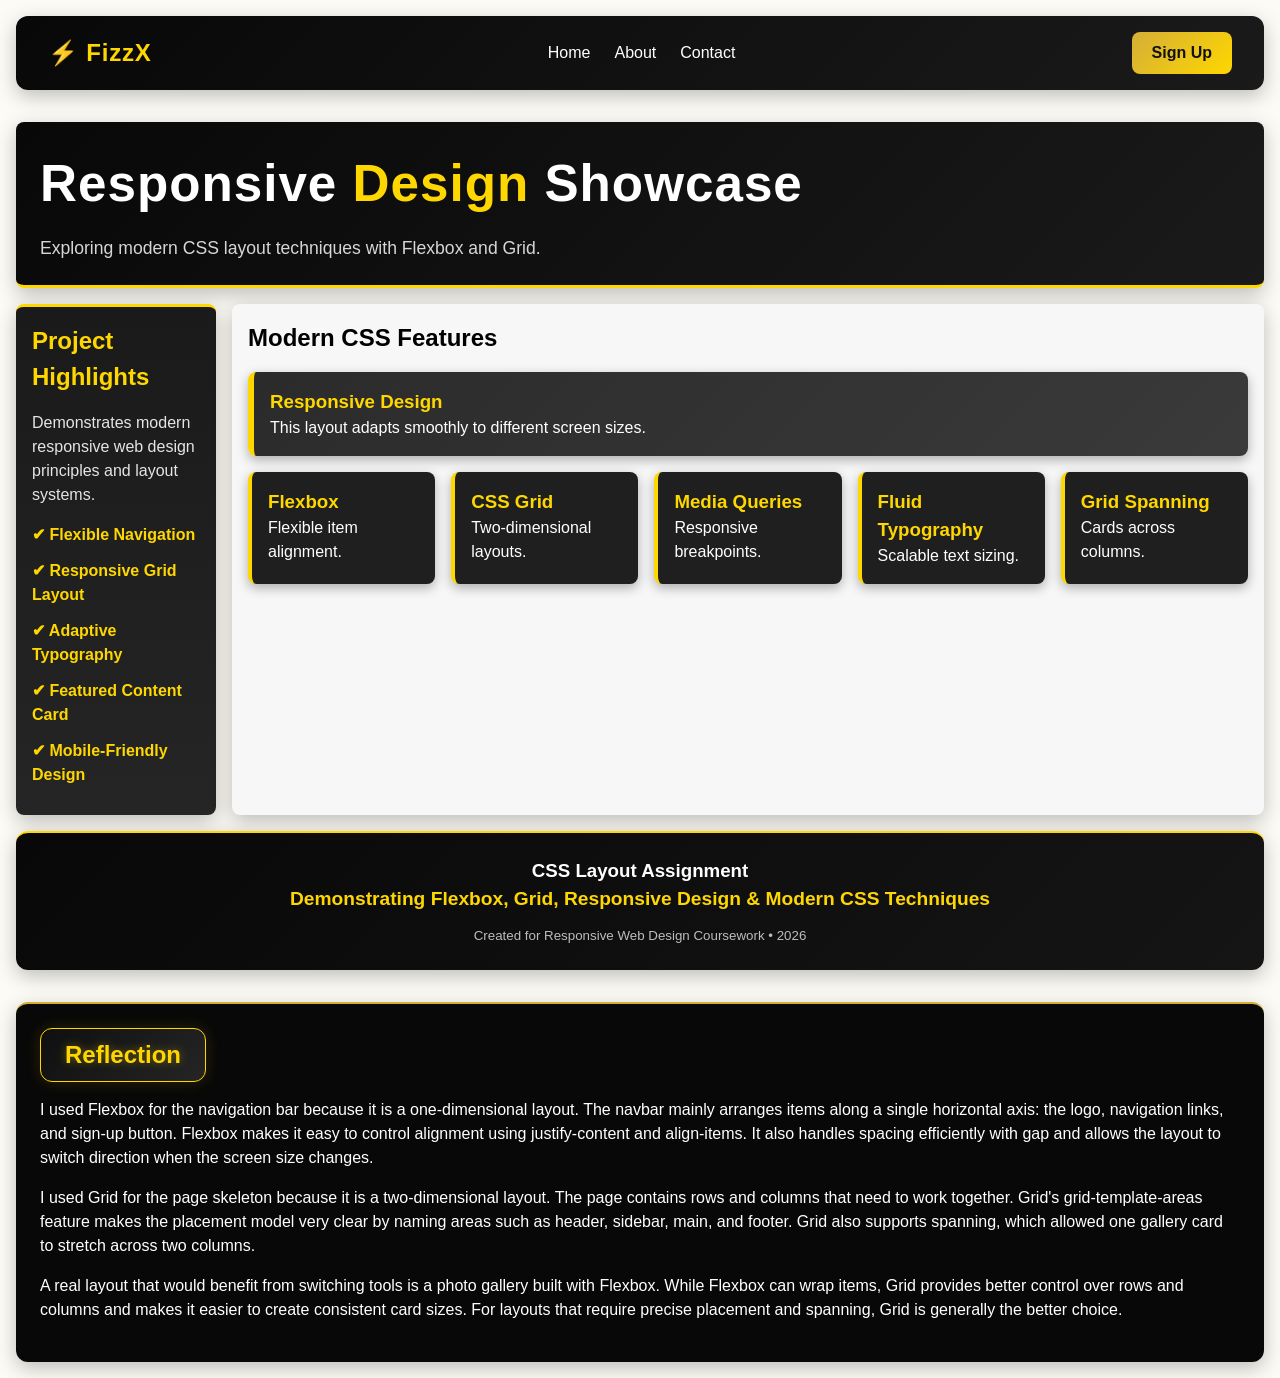
<file: Projects/layout.html>
<!DOCTYPE html>
<html lang="en">
<head>
  <meta charset="UTF-8">
  <meta name="viewport" content="width=device-width, initial-scale=1">
  <title>Layout</title>
  <link rel="stylesheet" href="layout.css">
</head>
<body>
  <nav class="navbar">
    <div class="logo">⚡ FizzX</div>

    <ul class="nav-links">
      <li><a href="#">Home</a></li>
      <li><a href="#">About</a></li>
      <li><a href="#">Contact</a></li>
    </ul>

    <button class="signup-btn">Sign Up</button>
  </nav>

  <div class="page-layout">

    <header class="header">
      <h1>Responsive <span>Design</span> Showcase</h1>
      <p class="hero-text">
      Exploring modern CSS layout techniques with Flexbox and Grid.
      </p>
    </header>

    <aside class="sidebar">
      <h2>Project Highlights</h2>

      <p>
      Demonstrates modern responsive web design principles and layout systems.
      </p>

      <ul>
        <li>✔ Flexible Navigation</li>
        <li>✔ Responsive Grid Layout</li>
        <li>✔ Adaptive Typography</li>
        <li>✔ Featured Content Card</li>
        <li>✔ Mobile-Friendly Design</li>
      </ul>
    </aside>

    <main class="main-content">

      <h2>Modern CSS Features</h2>

      <div class="gallery">

        <div class="card featured">
          <h3>Responsive Design</h3>
          <p>This layout adapts smoothly to different screen sizes.</p>
        </div>

        <div class="card">
          <h3>Flexbox</h3>
          <p>Flexible item alignment.</p>
        </div>

        <div class="card">
          <h3>CSS Grid</h3>
          <p>Two-dimensional layouts.</p>
        </div>

        <div class="card">
          <h3>Media Queries</h3>
          <p>Responsive breakpoints.</p>
        </div>

        <div class="card">
          <h3>Fluid Typography</h3>
          <p>Scalable text sizing.</p>
        </div>

        <div class="card">
          <h3>Grid Spanning</h3>
          <p>Cards across columns.</p>
        </div>

      </div>

    </main>

    <footer class="footer">
      <h3>CSS Layout Assignment</h3>

      <p>
      Demonstrating Flexbox, Grid, Responsive Design & Modern CSS Techniques
      </p>

      <small>
      Created for Responsive Web Design Coursework • 2026
      </small>
    </footer>

  </div>

  <section class="reflection">
    <h2>Reflection</h2>

    <p>
      I used Flexbox for the navigation bar because it is a one-dimensional
      layout. The navbar mainly arranges items along a single horizontal axis:
      the logo, navigation links, and sign-up button. Flexbox makes it easy to
      control alignment using justify-content and align-items. It also handles
      spacing efficiently with gap and allows the layout to switch direction
      when the screen size changes.
    </p>

    <p>
      I used Grid for the page skeleton because it is a two-dimensional layout.
      The page contains rows and columns that need to work together. Grid's
      grid-template-areas feature makes the placement model very clear by naming
      areas such as header, sidebar, main, and footer. Grid also supports
      spanning, which allowed one gallery card to stretch across two columns.
    </p>

    <p>
      A real layout that would benefit from switching tools is a photo gallery
      built with Flexbox. While Flexbox can wrap items, Grid provides better
      control over rows and columns and makes it easier to create consistent
      card sizes. For layouts that require precise placement and spanning,
      Grid is generally the better choice.
    </p>

  </section>

</body>
</html>
</file>
<file: styles.css>
:root {
  --bg: #0e0f12;
  --panel: #15171b;
  --ink: #f4f4f2;
  --ink-dim: #8a8d94;
  --line: #26282e;
  --accent: #c8ff4d;
  --font-display: 'Archivo Black', sans-serif;
  --font-body: 'Archivo', sans-serif;
  --font-mono: 'JetBrains Mono', monospace;
}

* {
  margin: 0;
  padding: 0;
  box-sizing: border-box;
}

html {
  scroll-behavior: smooth;
}

body {
  background: var(--bg);
  color: var(--ink);
  font-family: var(--font-body);
  -webkit-font-smoothing: antialiased;
}

a {
  color: inherit;
  text-decoration: none;
}

img {
  display: block;
  max-width: 100%;
}

p {
  color: var(--ink-dim);
  line-height: 1.7;
}

/* ============ LAYOUT SHELL ============ */
body {
  display: flex;
  min-height: 100vh;
}

.sidebar {
  position: fixed;
  top: 0;
  left: 0;
  bottom: 0;
  width: 280px;
  background: var(--panel);
  border-right: 1px solid var(--line);
  display: flex;
  flex-direction: column;
  justify-content: space-between;
  padding: 2.5rem 2rem;
  z-index: 50;
  overflow-y: auto;
  overflow-x: hidden;
  -webkit-overflow-scrolling: touch;
  scrollbar-width: none;
}

.content {
  margin-left: 280px;
  width: calc(100% - 280px);
  animation: page-fade-in 0.5s ease both;
}

@keyframes page-fade-in {
  from {
    opacity: 0;
    transform: translateY(10px);
  }

  to {
    opacity: 1;
    transform: translateY(0);
  }
}

/* ============ SIDEBAR ============ */
.sidebar-photo {
  width: 76px;
  height: 76px;
  border-radius: 50%;
  object-fit: cover;
  margin-bottom: 1.2rem;
  filter: grayscale(0.2);
  border: 2px solid var(--line);
  transition: border-color 0.25s ease;
}

.sidebar-photo:hover {
  border-color: var(--accent);
}

.sidebar-name {
  font-family: var(--font-display);
  font-size: 1.3rem;
  line-height: 1.15;
}

.sidebar-role {
  font-family: var(--font-mono);
  font-size: 0.78rem;
  color: var(--accent);
  margin-top: 0.6rem;
  letter-spacing: 0.03em;
}

.sidebar-nav {
  display: flex;
  flex-direction: column;
  gap: 0.6rem;
  margin: 2.5rem 0;
}

.sidebar-nav a {
  position: relative;
  display: flex;
  align-items: center;
  gap: 0.8rem;
  padding: 0.75rem 0 0.75rem 1rem;
  font-weight: 600;
  font-size: 0.95rem;
  color: var(--ink-dim);
  border-bottom: 1px solid transparent;
  border-radius: 6px;
  transition: color 0.25s ease, background-color 0.25s ease, transform 0.25s ease;
}

.sidebar-nav a::before {
  content: '';
  position: absolute;
  left: 0;
  top: 50%;
  transform: translateY(-50%) scaleY(0);
  width: 3px;
  height: 70%;
  border-radius: 3px;
  background: var(--accent);
  box-shadow: 0 0 8px var(--accent);
  transition: transform 0.25s ease;
  transform-origin: center;
}

.sidebar-nav a span {
  font-family: var(--font-mono);
  font-size: 0.7rem;
  color: var(--ink-dim);
  opacity: 0.6;
  transition: opacity 0.25s ease;
}

.sidebar-nav a:hover {
  color: var(--ink);
  background-color: rgba(200, 255, 77, 0.06);
  transform: translateX(4px);
}

body[data-page='home'] .sidebar-nav a[href='index.html'],
body[data-page='about'] .sidebar-nav a[href='about.html'],
body[data-page='skills'] .sidebar-nav a[href='skills.html'],
body[data-page='projects'] .sidebar-nav a[href='projects.html'],
body[data-page='contact'] .sidebar-nav a[href='contact.html'] {
  color: var(--accent);
  background-color: rgba(200, 255, 77, 0.08);
}

body[data-page='home'] .sidebar-nav a[href='index.html']::before,
body[data-page='about'] .sidebar-nav a[href='about.html']::before,
body[data-page='skills'] .sidebar-nav a[href='skills.html']::before,
body[data-page='projects'] .sidebar-nav a[href='projects.html']::before,
body[data-page='contact'] .sidebar-nav a[href='contact.html']::before {
  transform: translateY(-50%) scaleY(1);
}

body[data-page='home'] .sidebar-nav a[href='index.html'] span,
body[data-page='about'] .sidebar-nav a[href='about.html'] span,
body[data-page='skills'] .sidebar-nav a[href='skills.html'] span,
body[data-page='projects'] .sidebar-nav a[href='projects.html'] span,
body[data-page='contact'] .sidebar-nav a[href='contact.html'] span {
  color: var(--accent);
  opacity: 1;
}

.sidebar-bottom {
  display: flex;
  flex-direction: column;
  gap: 1.3rem;
}

.resume-btn {
  display: flex;
  align-items: center;
  justify-content: space-between;
  background: var(--accent);
  color: #0e0f12;
  font-weight: 700;
  font-size: 0.85rem;
  padding: 0.85rem 1.1rem;
  border-radius: 8px;
  transition: opacity 0.25s ease, box-shadow 0.25s ease, transform 0.25s ease;
  box-shadow: 0 0 0 rgba(200, 255, 77, 0);
}

.resume-btn:hover {
  opacity: 0.92;
  transform: translateY(-2px);
  box-shadow: 0 0 18px rgba(200, 255, 77, 0.45), 0 0 4px rgba(200, 255, 77, 0.6);
}

.sidebar-socials {
  display: flex;
  gap: 0.8rem;
}

.sidebar-socials a {
  width: 38px;
  height: 38px;
  border: 1px solid var(--line);
  border-radius: 8px;
  display: flex;
  align-items: center;
  justify-content: center;
  color: var(--ink-dim);
  transition: all 0.2s;
}

.sidebar-socials a:hover {
  border-color: var(--accent);
  color: var(--accent);
}

.menu-btn {
  display: none;
  position: fixed;
  top: 1.2rem;
  right: 1.2rem;
  z-index: 60;
  width: 44px;
  height: 44px;
  border-radius: 8px;
  border: 1px solid var(--line);
  background: var(--panel);
  color: var(--ink);
  font-size: 1.1rem;
  cursor: pointer;
}

/* ============ HERO (home) ============ */
.hero {
  padding: 6rem 4rem 3rem;
  max-width: 1000px;
}

.hero-kicker {
  font-family: var(--font-mono);
  font-size: 0.8rem;
  color: var(--accent);
  display: block;
  margin-bottom: 1.5rem;
}

.hero-headline {
  font-family: var(--font-display);
  font-size: clamp(2.6rem, 6vw, 5rem);
  line-height: 1.02;
  letter-spacing: -0.01em;
}

.outline {
  -webkit-text-stroke: 2px var(--accent);
  color: transparent;
}

.hero-desc {
  margin-top: 1.8rem;
  max-width: 32rem;
  font-size: 1.05rem;
}

.hero-cta {
  display: flex;
  gap: 1rem;
  flex-wrap: wrap;
  margin-top: 2.3rem;
}

.btn-block {
  display: inline-flex;
  align-items: center;
  gap: 0.7rem;
  background: var(--accent);
  color: #0e0f12;
  font-weight: 700;
  font-size: 0.92rem;
  padding: 0.95rem 1.6rem;
  border-radius: 8px;
  border: none;
  cursor: pointer;
  transition: transform 0.2s ease;
}

.btn-block:hover {
  transform: translateY(-2px);
}

.btn-block-alt {
  background: transparent;
  color: var(--ink);
  border: 1px solid var(--line);
}

.btn-block-alt:hover {
  border-color: var(--accent);
  color: var(--accent);
}

/* ============ TICKER ============ */
.ticker {
  overflow: hidden;
  border-top: 1px solid var(--line);
  border-bottom: 1px solid var(--line);
  padding: 1.1rem 0;
  background: var(--panel);
}

.ticker-track {
  display: flex;
  gap: 1.2rem;
  white-space: nowrap;
  width: max-content;
  animation: tick 16s linear infinite;
  will-change: transform;
}

.ticker-track span {
  font-family: var(--font-mono);
  font-size: 0.95rem;
  color: var(--ink-dim);
  flex-shrink: 0;
}

.ticker-track span:nth-child(odd) {
  color: var(--accent);
}

@keyframes tick {
  from {
    transform: translateX(0);
  }

  to {
    /* Track content is duplicated 4x in the HTML, so shifting by
       exactly one quarter of the total width creates a perfectly
       seamless loop no matter how wide the viewport is. */
    transform: translateX(-25%);
  }
}

/* ============ NUMBER GRID ============ */
.number-grid {
  display: grid;
  grid-template-columns: repeat(3, 1fr);
  max-width: 1000px;
  padding: 3.5rem 4rem;
}

.num-block h3 {
  font-family: var(--font-display);
  font-size: 2.6rem;
  color: var(--accent);
}

.num-block p {
  font-family: var(--font-mono);
  font-size: 0.8rem;
  margin-top: 0.5rem;
}

/* ============ BLOCK SECTION ============ */
.block-section {
  max-width: 1000px;
  padding: 3.5rem 4rem;
  border-top: 1px solid var(--line);
}

.block-section.alt {
  background: var(--panel);
  max-width: none;
}

.block-section.alt .block-head,
.block-section.alt .work-stack,
.block-section.alt .link-arrow {
  max-width: 1000px;
  margin: 0 auto;
}

.block-head {
  display: flex;
  align-items: baseline;
  gap: 1.2rem;
  margin-bottom: 1.5rem;
}

.block-tag {
  font-family: var(--font-mono);
  font-size: 0.8rem;
  color: var(--accent);
  border: 1px solid var(--line);
  padding: 0.3rem 0.6rem;
  border-radius: 6px;
}

.block-head h2 {
  font-family: var(--font-display);
  font-size: 1.8rem;
}

.block-text {
  max-width: 36rem;
  font-size: 1rem;
  margin-bottom: 1.5rem;
}

.link-arrow {
  display: inline-flex;
  align-items: center;
  gap: 0.6rem;
  font-weight: 700;
  color: var(--accent);
  font-size: 0.92rem;
}

.link-arrow:hover {
  gap: 0.9rem;
  transition: gap 0.2s;
}

/* ============ WORK STACK ============ */
.work-stack {
  display: flex;
  flex-direction: column;
  margin-bottom: 1.8rem;
}

.work-row {
  display: grid;
  grid-template-columns: 112px 1fr auto;
  align-items: center;
  gap: 1.5rem;
  padding: 1.6rem 0;
  border-bottom: 1px solid var(--line);
  transition: padding-left 0.2s ease;
}

.work-row:hover {
  padding-left: 0.6rem;
}

.work-thumb {
  width: 112px;
  height: 72px;
  border-radius: 8px;
  overflow: hidden;
  border: 1px solid var(--line);
  flex-shrink: 0;
  background: var(--bg);
}

.work-thumb img {
  width: 100%;
  height: 100%;
  object-fit: cover;
  display: block;
  transition: transform 0.3s ease;
}

.work-row:hover .work-thumb img {
  transform: scale(1.06);
}

.work-row h3 {
  font-family: var(--font-display);
  font-size: 1.15rem;
}

.work-row p {
  font-size: 0.92rem;
  margin-top: 0.3rem;
}

.work-actions {
  display: flex;
  flex-direction: column;
  align-items: flex-end;
  gap: 0.5rem;
}

.status {
  font-family: var(--font-mono);
  font-size: 0.72rem;
  font-weight: 600;
  padding: 0.4rem 0.8rem;
  border-radius: 20px;
  background: var(--bg);
  color: var(--ink-dim);
  white-space: nowrap;
  display: flex;
  align-items: center;
  gap: 0.4rem;
  border: 1px solid var(--line);
  transition: color 0.2s ease, border-color 0.2s ease;
}

.status.live {
  color: #0e0f12;
  background: var(--accent);
  border-color: var(--accent);
}

a.status:hover {
  border-color: var(--accent);
  color: var(--accent);
}

a.status.live:hover {
  opacity: 0.85;
  color: #0e0f12;
}

.code-link {
  font-family: var(--font-mono);
  font-size: 0.72rem;
  font-weight: 600;
  color: var(--ink-dim);
  display: flex;
  align-items: center;
  gap: 0.4rem;
  white-space: nowrap;
  transition: color 0.2s ease;
}

.code-link:hover {
  color: var(--accent);
}

/* ============ CLOSING ============ */
.closing {
  max-width: 1000px;
  padding: 5rem 4rem;
  text-align: left;
  border-top: 1px solid var(--line);
}

.closing h2 {
  font-family: var(--font-display);
  font-size: clamp(1.8rem, 4vw, 2.6rem);
  margin-bottom: 2rem;
}

footer {
  max-width: 1000px;
  padding: 2rem 4rem;
  border-top: 1px solid var(--line);
}

footer p {
  font-family: var(--font-mono);
  font-size: 0.78rem;
}

/* ============ PAGE TOP (interior pages) ============ */
.page-top {
  padding: 6rem 4rem 3rem;
  max-width: 1000px;
}

.page-headline {
  font-family: var(--font-display);
  font-size: clamp(2.6rem, 6vw, 4.6rem);
  line-height: 1;
  margin-top: 1.2rem;
}

/* ============ ABOUT PAGE ============ */
.about-layout {
  display: grid;
  grid-template-columns: 0.7fr 1.3fr;
  gap: 3.5rem;
  max-width: 1000px;
  padding: 0 4rem 4rem;
  align-items: start;
}

.about-photo img {
  border-radius: 12px;
  aspect-ratio: 1/1.1;
  object-fit: cover;
}

.about-copy p {
  margin-bottom: 1.3rem;
  font-size: 1rem;
}

.journey-row {
  display: grid;
  grid-template-columns: 120px 1fr;
  gap: 2rem;
  padding-top: 1.5rem;
  max-width: 42rem;
}

.journey-year {
  font-family: var(--font-display);
  font-size: 1.4rem;
  color: var(--accent);
}

/* ============ SKILLS PAGE ============ */
.skills-stack {
  max-width: 1000px;
  padding: 0 4rem 4rem;
  display: flex;
  flex-direction: column;
}

.skill-entry {
  display: grid;
  grid-template-columns: 50px 140px 1fr 160px;
  align-items: center;
  gap: 1.5rem;
  padding: 1.6rem 0;
  border-top: 1px solid var(--line);
}

.skill-entry:last-child {
  border-bottom: 1px solid var(--line);
}

.skill-index {
  font-family: var(--font-mono);
  color: var(--ink-dim);
  font-size: 0.85rem;
}

.skill-entry h3 {
  font-family: var(--font-display);
  font-size: 1.05rem;
}

.skill-entry p {
  font-size: 0.88rem;
}

.skill-meter {
  height: 6px;
  background: var(--line);
  border-radius: 10px;
  overflow: hidden;
}

.skill-meter div {
  height: 100%;
  background: var(--accent);
  border-radius: 10px;
}

/* ============ PROJECTS PAGE ============ */
.work-stack-full {
  max-width: 1000px;
  padding: 0 4rem 4rem;
}

/* ============ CONTACT PAGE ============ */
.contact-layout {
  display: grid;
  grid-template-columns: 0.7fr 1.3fr;
  gap: 3.5rem;
  max-width: 1000px;
  padding: 1.5rem 4rem 5rem;
  align-items: start;
}

.contact-cards {
  display: flex;
  flex-direction: column;
  gap: 1.2rem;
}

.contact-card {
  display: flex;
  flex-direction: column;
  gap: 0.4rem;
  padding: 1.4rem;
  border: 1px solid var(--line);
  border-radius: 10px;
  transition: all 0.2s;
}

.contact-card:hover {
  border-color: var(--accent);
}

.contact-card span {
  font-family: var(--font-mono);
  font-size: 0.72rem;
  color: var(--accent);
  text-transform: uppercase;
}

.contact-card strong {
  font-size: 0.98rem;
}

.contact-form {
  display: flex;
  flex-direction: column;
  gap: 1.3rem;
  background: var(--panel);
  border: 1px solid var(--line);
  border-radius: 12px;
  padding: 2.2rem;
}

.contact-form label {
  display: flex;
  flex-direction: column;
  gap: 0.5rem;
}

.contact-form label span {
  font-family: var(--font-mono);
  font-size: 0.75rem;
  color: var(--ink-dim);
}

.contact-form input,
.contact-form textarea {
  border: 1px solid var(--line);
  border-radius: 8px;
  padding: 0.85rem 1rem;
  font-family: var(--font-body);
  font-size: 0.95rem;
  background: var(--bg);
  color: var(--ink);
  resize: vertical;
}

.contact-form input:focus,
.contact-form textarea:focus {
  outline: none;
  border-color: var(--accent);
}

.contact-form button {
  align-self: flex-start;
}

/* ============ RESPONSIVE ============ */
@media (max-width: 980px) {
  .sidebar {
    transform: translateX(-100%);
    transition: transform 0.3s ease;
    width: 260px;
  }

  .sidebar.sidebar-open {
    transform: translateX(0);
  }

  .content {
    margin-left: 0;
    width: 100%;
  }

  .menu-btn {
    display: block;
  }

  .hero,
  .page-top,
  .block-section,
  .closing,
  footer,
  .number-grid {
    padding-left: 5%;
    padding-right: 5%;
  }

  .about-layout,
  .contact-layout {
    grid-template-columns: 1fr;
    padding-left: 5%;
    padding-right: 5%;
  }

  .work-row {
    grid-template-columns: 88px 1fr;
    grid-template-areas:
      "thumb text"
      "actions actions";
    gap: 0.8rem 1rem;
  }

  .work-thumb {
    grid-area: thumb;
    width: 88px;
    height: 60px;
  }

  .work-row > div:nth-child(2) {
    grid-area: text;
  }

  .work-actions {
    grid-area: actions;
    flex-direction: row;
    align-items: center;
    justify-content: flex-start;
    margin-top: 0.4rem;
  }

  .skill-entry {
    grid-template-columns: 1fr;
    gap: 0.5rem;
  }

  .skills-stack {
    padding-left: 5%;
    padding-right: 5%;
  }

  .work-stack-full {
    padding-left: 5%;
    padding-right: 5%;
  }
}

@media (prefers-reduced-motion: reduce) {
  *:not(.ticker-track) {
    animation: none !important;
    transition: none !important;
  }
}

.sidebar::-webkit-scrollbar {
  width: 0;
}
</file>
<file: preloader.css>
@import url('https://fonts.googleapis.com/css2?family=Poppins:wght@300;600;700&display=swap');

#preloader {
  position: fixed;
  inset: 0;
  background: #050505;
  display: flex;
  flex-direction: column;
  align-items: center;
  justify-content: center;
  z-index: 9999;
  font-family: 'Poppins', sans-serif;
  transition: opacity 0.5s ease, visibility 0.5s ease;
}

#preloader.fade-out {
  opacity: 0;
  visibility: hidden;
  pointer-events: none;
}

.preloader-logo {
  font-size: clamp(2.5rem, 8vw, 4.5rem);
  font-weight: 700;
  letter-spacing: 1px;
  display: flex;
  opacity: 1;
  transform: translateY(0);
  animation: reveal-logo 0.7s ease 0.15s backwards;
}

.preloader-logo .dev { color: #f2f2f2; }
.preloader-logo .frank { color: #8cc63f; }

.preloader-tagline {
  margin-top: 14px;
  display: flex;
  align-items: center;
  gap: 14px;
  font-size: clamp(0.7rem, 1.6vw, 0.95rem);
  font-weight: 300;
  letter-spacing: 6px;
  color: #e8e8e8;
  opacity: 1;
  animation: reveal-tagline 0.7s ease 0.5s backwards;
}

.preloader-tagline .line {
  width: 32px;
  height: 1px;
  background: #8cc63f;
}

.preloader-bar {
  margin-top: 40px;
  width: min(220px, 40vw);
  height: 2px;
  background: rgba(255, 255, 255, 0.1);
  border-radius: 2px;
  overflow: hidden;
}

.preloader-bar-fill {
  height: 100%;
  width: 100%;
  background: #8cc63f;
  border-radius: 2px;
  animation: fillBar var(--preloader-duration, 2.5s) ease backwards;
}

@keyframes reveal-logo {
  from { opacity: 0; transform: translateY(12px); }
}

@keyframes reveal-tagline {
  from { opacity: 0; }
}

@keyframes fillBar {
  from { width: 0%; }
}
</file>
<file: Projects/Fashion-Blog/styles.css>
*{
    margin:0;
    padding:0;
    box-sizing:border-box;
}

body{
    font-family:lora;
    color:#1B1B1B;
    line-height:1.6;
}



.ut-nav{
    background:#1B1B1B;
    color: #FDFBF9;
    display:flex;
    justify-content:flex-end;
    gap:20px;
    padding:10px 60px;
}
 
.ut-nav p{
    margin-right:auto;
    margin-left: 50px;
    font-size:0.75rem;
}

.ut-nav a{
    justify-content: space-between;
    color: #FDFBF9;
    text-decoration:none;
    font-size:0.75rem;
}



.navbar{
    display:flex;
    justify-content:space-between;
    align-items:center;
    padding:25px 60px;
    background: #FDFBF9;
    margin: 0.5px 0;
}

.navbar p{
    font-size:2rem;
    letter-spacing:2px;
    font-weight: bold;
}

.navbar ul{
    display:flex;
    list-style:none;
    gap:30px;
    font-size:0.75rem;
}

.navbar a{
    text-decoration:none;
    color: #717171;
    font-size:0.95rem;
}


.hero{
    position:relative;
    width:100%;
    height:10%;

}

.hero img{
    width:100vw;
    height: 90vh;
    object-fit: cover;
    object-position: top;
}

.hero-text{
    position:absolute;
    top:50%;
    left:50%;
    transform:translate(-50%, -50%);
    color: #FDFBF9;
    text-align:center;
}

.hero-text h2{
    font-size:2rem;
    max-width:700px;
}

.hero-text p{
    margin-top:15px;
    font-size:0.9rem;
}


.section{
    padding:80px 70px;
}

.section-title{
    margin-bottom:40px;
    text-transform:uppercase;
    letter-spacing:1px;
}



.photos{
    display:grid;
    grid-template-columns:repeat(3,1fr);
    gap:30px;
}

.card img{
    width:100%;
    height:100%;
    object-fit:cover;
}

.card h3{
    margin:15px 0;
}

.card p{
    color:#717171;
}



.videos{
    background:#1B1B1B;
    padding:80px 70px;
}

.light{
    color: #FDFBF9;
}

.video-grid{
    display:grid;
    grid-template-columns:repeat(2,1fr);
    gap:30px;
}

.video-card{
    color: #FDFBF9;
}

.video-card img{
    width:100%;
    height:300px;
    object-fit:cover;
}

.video-card h3{
    margin-top:15px;
}



.products{
    display:grid;
    grid-template-columns:repeat(5,1fr);
    gap:15px;
}

.products img{
    width:100%;
    height:280px;
    object-fit:cover;
}


.newsletter{
    padding:80px 70px;
    display:flex;
    justify-content:space-between;
    align-items:center;
    gap:40px;
}

.newsletter h2{
    margin-bottom:10px;
}

.newsletter form{
    display:flex;
    gap:10px;
}

.newsletter input{
    padding:12px;
    width:300px;
}

.newsletter button{
    padding:12px 25px;
    border:none;
    background:#1B1B1B;
    color:#FDFBF9;
    cursor:pointer;
}



footer{
    background:#1B1B1B;
    color:#FDFBF9;
    display:grid;
    grid-template-columns:repeat(3,1fr);
    gap:50px;
    padding:70px;
}

footer ul{
    list-style:none;
}

footer li{
    margin-bottom:10px;
}
</file>
<file: Projects/layout.css>
* {
  margin: 0;
  padding: 0;
  box-sizing: border-box;
}

body {
  font-family: Arial, sans-serif;
  font-size: 1rem;
  line-height: 1.5;
  padding: 1rem;
  background-color: #fdfbf5;
}

.navbar {
  display: flex;
  flex-direction: column;
  align-items: center;
  gap: 1rem;

  background: linear-gradient(135deg, #080808, #1a1a1a);
  color: white;
  padding: 1rem 2rem;
  border-radius: 0.75rem;
  margin-bottom: 2rem;
}

.logo {
  color: #ffd700;
  font-size: 1.5rem;
  font-weight: 700;
  letter-spacing: 0.05rem;
}

.nav-links {
  display: flex;
  gap: 1.5rem;
  list-style: none;
}

.nav-links a {
  text-decoration: none;
  color: white;
  font-size: 1rem;
  font-weight: 500;
  transition: color 0.3s ease;
}

.nav-links a:hover {
  color: #ffd700;
}

.signup-btn {
  background: linear-gradient(135deg, #d4af37, #ffd700);
  color: #111;
  border: none;
  padding: 0.75rem 1.25rem;
  border-radius: 0.5rem;
  font-size: 1rem;
  font-weight: 600;
  cursor: pointer;
  transition: all 0.3s ease;
}

.signup-btn:hover {
  background: linear-gradient(135deg, #f4c430, #ffdf4d);
  transform: translateY(-2px);
}

.signup-btn:active {
  transform: translateY(0);
}

@media (min-width: 480px) {
  .navbar {
    flex-direction: row;
    justify-content: space-between;
    align-items: center;
  }
}

.page-layout {
  display: grid;
  grid-template-areas:
    "header"
    "main"
    "sidebar"
    "footer";

  gap: 1rem;
  margin-top: 2rem;
}

.header {
  grid-area: header;
  background: linear-gradient(135deg, #080808, #1a1a1a);
  color: white;
  padding: 1.5rem;
  border-radius: 0.5rem;
  border-bottom: 3px solid #ffd700;
}

.header h1 {
  font-size: clamp(1.8rem, 4vw, 3.5rem);
  font-weight: 700;
  letter-spacing: 1px;
}

.header h1 span {
  color: #ffd700;
}

.hero-text {
  margin-top: 0.75rem;
  font-size: 1.1rem;
  color: #d6d6d6;
}

.sidebar {
  grid-area: sidebar;
  display: flex;
  flex-direction: column;
  justify-content: center;
  background: linear-gradient(180deg, #1a1a1a, #252525);
  color: white;
  padding: 1rem;
  border-radius: 0.5rem;
  border-top: 3px solid #ffd700;
}

.sidebar p {
  margin: 1rem 0;
  color: #e5e5e5;
}

.sidebar ul {
  list-style: none;
  padding: 0;
}

.sidebar li {
  margin-bottom: 0.75rem;
  color: #ffd700;
  font-weight: 600;
}

.sidebar h2 {
  color: #ffd700;
}


.main-content {
  grid-area: main;
  background: #f7f7f7;
  padding: 1rem;
  border-radius: 0.5rem;
}

.footer {
  grid-area: footer;
  background: linear-gradient(135deg, #080808, #151515);
  color: #ffffff;
  text-align: center;
  padding: 1.5rem;
  border-radius: 0.75rem;
  border-top: 2px solid #ffd700;
}

.footer p {
  color: #ffd700;
  font-size: 1.2rem;
  font-weight: 700;
  margin-bottom: 0.3rem;
}

.footer small {
  display: block;
  margin-top: 0.75rem;
  color: #bdbdbd;
}

.gallery {
  display: grid;
  grid-template-columns: repeat(auto-fit, minmax(160px, 1fr));
  gap: 1rem;
  margin-top: 1rem;
}

.card {
  background: #1f1f1f;
  color: white;
  padding: 1rem;
  border-radius: 0.5rem;
  border-left: 4px solid #ffd700;
  box-shadow: 0 4px 12px rgba(0, 0, 0, 0.3);
  transition: all 0.3s ease;
}

.card h3 {
  color: #ffd700;
}

.card:hover {
  transform: translateY(-8px);
  box-shadow: 0 10px 25px rgba(0,0,0,0.35);
}


.featured {
  grid-column: 1 / -1;
  background: linear-gradient(135deg, #2b2b2b, #3a3a3a);
  border-left: 6px solid #ffd700;
}

@media (min-width: 768px) {
  .page-layout {
    grid-template-columns: 12.5rem 1fr;

    grid-template-areas:
      "header header"
      "sidebar main"
      "footer footer";
  }
}

.reflection {
  margin-top: 2rem;
  background: #080808;
  color: white;
  padding: 1.5rem;
  border-radius: 0.75rem;
  border-top: 2px solid #d4af37;
}

.reflection h2 {
  display: inline-block;
  background: linear-gradient(135deg, #0f0f0f, #252525);
  color: #ffd700;
  border: 1px solid #ffd700;
  padding: 0.5rem 1.5rem;
  border-radius: 0.75rem;
  margin-bottom: 1rem;
  text-shadow: 0 0 8px rgba(255, 215, 0, 0.4);
  box-shadow: 0 0 15px rgba(255, 215, 0, 0.15);
}

.reflection p {
  margin-bottom: 1rem;
}

.navbar,
.header,
.footer,
.sidebar,
.main-content,
.reflection {
  box-shadow: 0 6px 20px rgba(0, 0, 0, 0.25);
}
</file>
